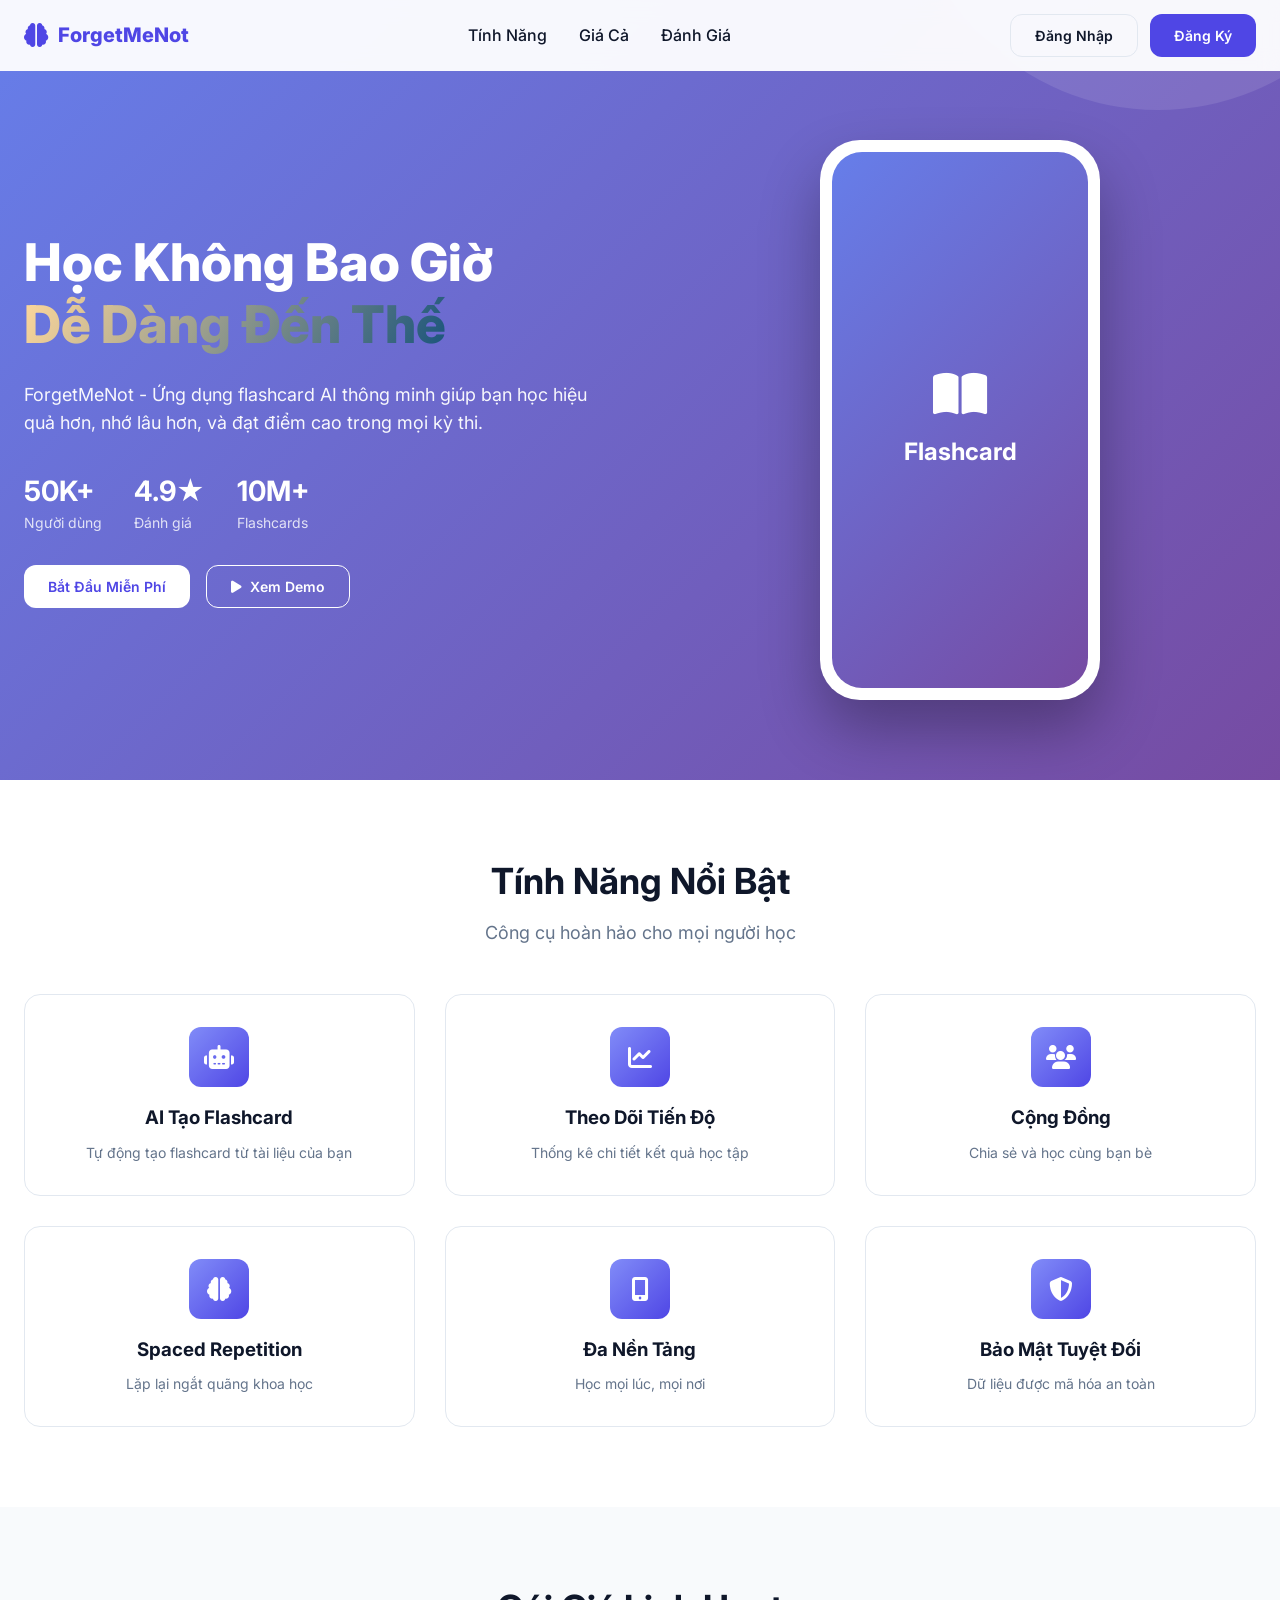
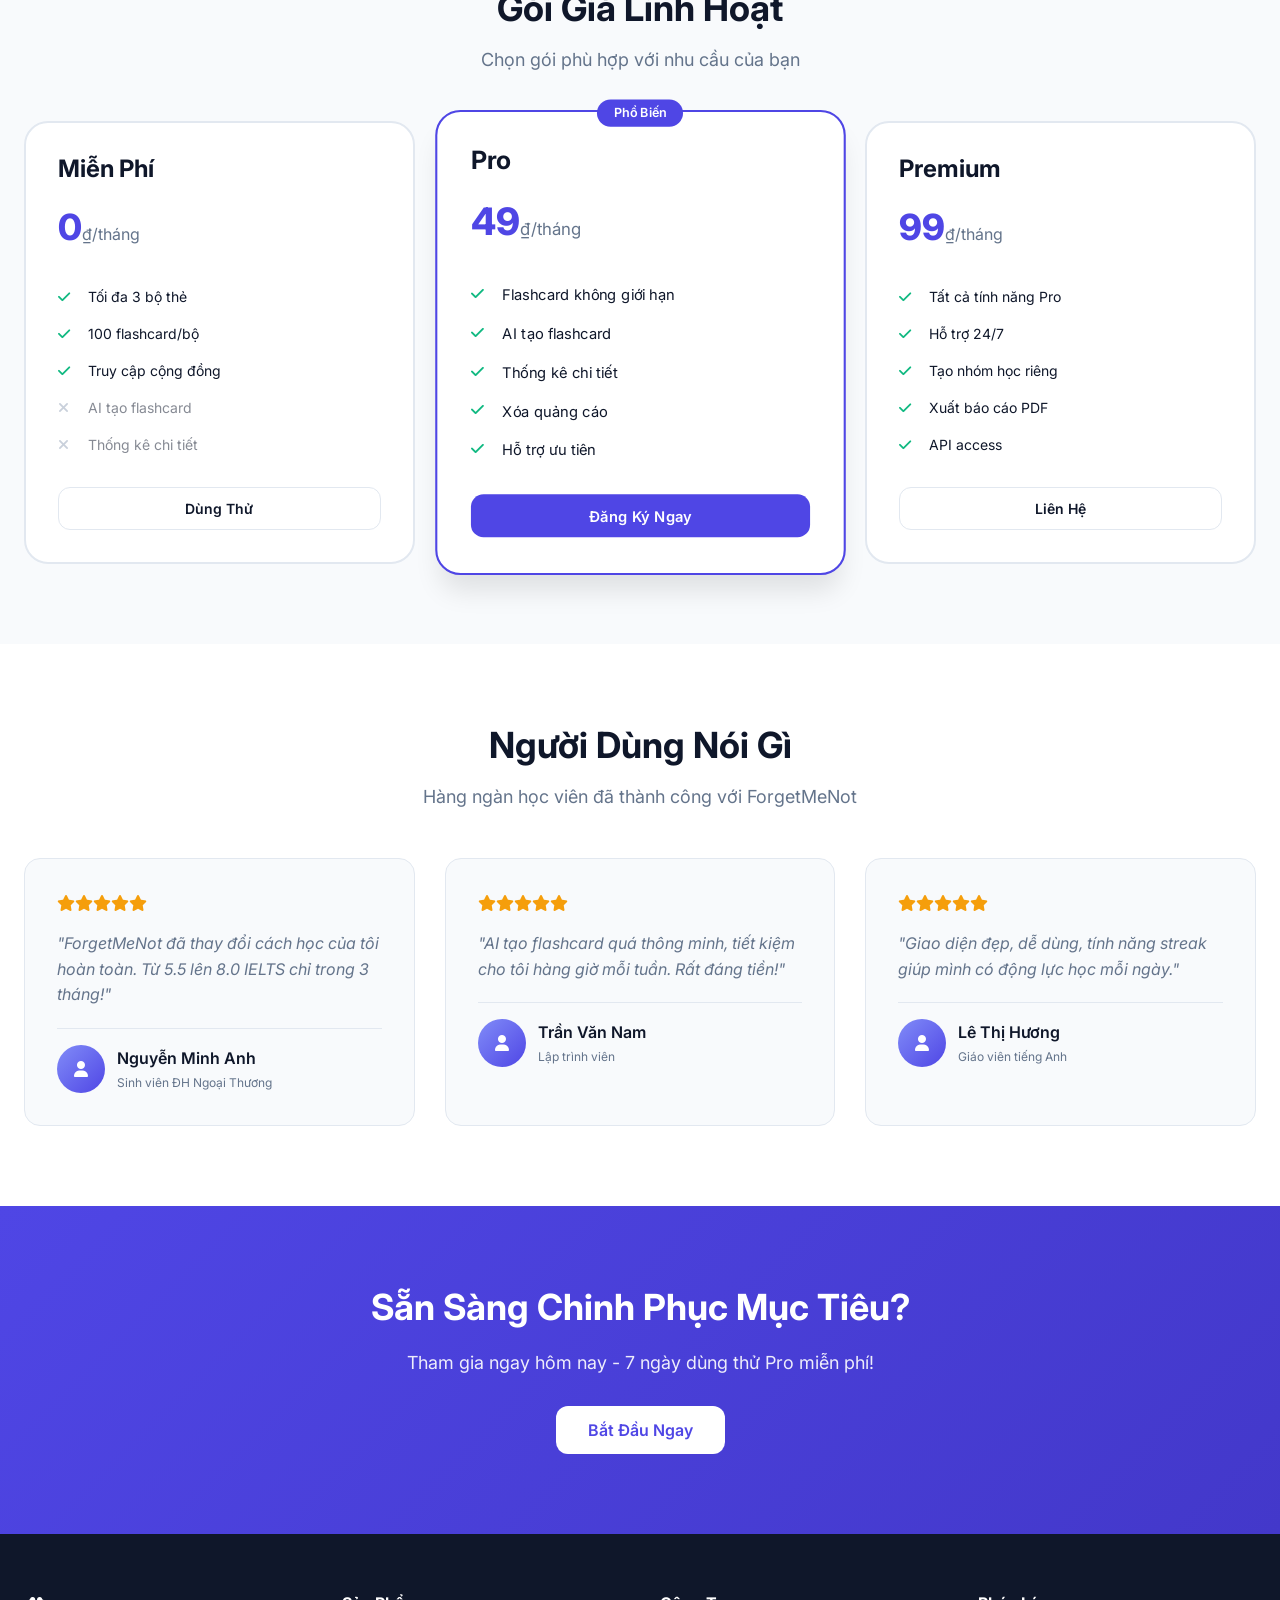
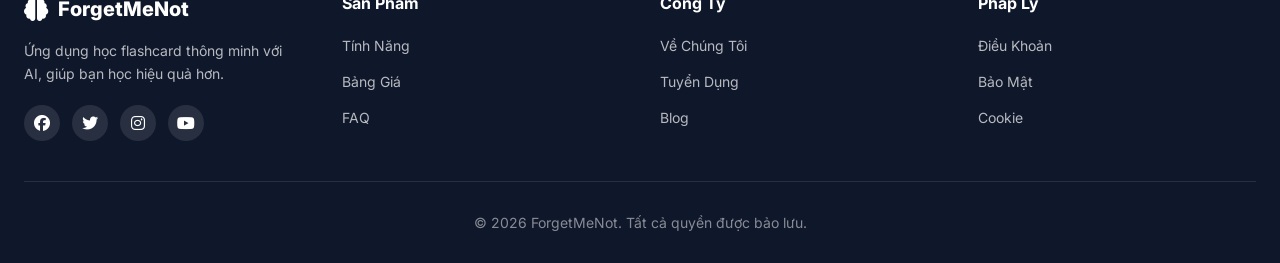
<file: Forget/index.html>
<!DOCTYPE html>
<html lang="vi">
<head>
    <meta charset="UTF-8">
    <meta name="viewport" content="width=device-width, initial-scale=1.0">
    <title>ForgetMeNot - Học Flashcard Thông Minh Với AI</title>
    <link href="https://fonts.googleapis.com/css2?family=Inter:wght@300;400;500;600;700;800&display=swap" rel="stylesheet">
    <link rel="stylesheet" href="https://cdnjs.cloudflare.com/ajax/libs/font-awesome/6.4.0/css/all.min.css">
    <link rel="stylesheet" href="css/style.css">
    <link rel="stylesheet" href="css/landing.css">
</head>
<body>
    <!-- Loading Screen -->
    <div class="loading-screen" id="loadingScreen">
        <div class="loading-spinner"></div>
    </div>

    <!-- Navbar -->
    <nav class="navbar" id="navbar">
        <div class="nav-container">
            <div class="logo">
                <i class="fas fa-brain"></i>
                <span>ForgetMeNot</span>
            </div>
            <div class="nav-menu" id="navMenu">
                <a href="#features">Tính Năng</a>
                <a href="#pricing">Giá Cả</a>
                <a href="#testimonials">Đánh Giá</a>
            </div>
            <div class="nav-buttons" id="navButtons">
                <button class="btn btn-outline" onclick="window.location.href='pages/login.html'">Đăng Nhập</button>
                <button class="btn btn-primary" onclick="window.location.href='pages/register.html'">Đăng Ký</button>
            </div>
            <button class="menu-toggle" id="menuToggle">
                <span></span><span></span><span></span>
            </button>
        </div>
    </nav>

    <!-- Hero Section -->
    <section class="hero">
        <div class="container">
            <div class="hero-content">
                <h1 class="hero-title">
                    Học Không Bao Giờ<br>
                    <span>Dễ Dàng Đến Thế</span>
                </h1>
                <p class="hero-subtitle">
                    ForgetMeNot - Ứng dụng flashcard AI thông minh giúp bạn học hiệu quả hơn, 
                    nhớ lâu hơn, và đạt điểm cao trong mọi kỳ thi.
                </p>
                <div class="hero-stats">
                    <div class="stat-item">
                        <div class="stat-number">50K+</div>
                        <div class="stat-label">Người dùng</div>
                    </div>
                    <div class="stat-item">
                        <div class="stat-number">4.9★</div>
                        <div class="stat-label">Đánh giá</div>
                    </div>
                    <div class="stat-item">
                        <div class="stat-number">10M+</div>
                        <div class="stat-label">Flashcards</div>
                    </div>
                </div>
                <div class="hero-buttons">
                    <button class="btn btn-primary btn-large" onclick="window.location.href='pages/register.html'">
                        Bắt Đầu Miễn Phí
                    </button>
                    <button class="btn btn-outline btn-large">
                        <i class="fas fa-play"></i> Xem Demo
                    </button>
                </div>
            </div>
            <div class="hero-image">
                <div class="mock-phone">
                    <div class="mock-phone-content">
                        <i class="fas fa-book-open"></i>
                        <span>Flashcard</span>
                    </div>
                </div>
            </div>
        </div>
    </section>

    <!-- Features Section -->
    <section id="features" class="features">
        <div class="container">
            <div class="section-header">
                <h2>Tính Năng Nổi Bật</h2>
                <p>Công cụ hoàn hảo cho mọi người học</p>
            </div>
            <div class="features-grid">
                <div class="feature-card">
                    <div class="feature-icon"><i class="fas fa-robot"></i></div>
                    <h3>AI Tạo Flashcard</h3>
                    <p>Tự động tạo flashcard từ tài liệu của bạn</p>
                </div>
                <div class="feature-card">
                    <div class="feature-icon"><i class="fas fa-chart-line"></i></div>
                    <h3>Theo Dõi Tiến Độ</h3>
                    <p>Thống kê chi tiết kết quả học tập</p>
                </div>
                <div class="feature-card">
                    <div class="feature-icon"><i class="fas fa-users"></i></div>
                    <h3>Cộng Đồng</h3>
                    <p>Chia sẻ và học cùng bạn bè</p>
                </div>
                <div class="feature-card">
                    <div class="feature-icon"><i class="fas fa-brain"></i></div>
                    <h3>Spaced Repetition</h3>
                    <p>Lặp lại ngắt quãng khoa học</p>
                </div>
                <div class="feature-card">
                    <div class="feature-icon"><i class="fas fa-mobile-alt"></i></div>
                    <h3>Đa Nền Tảng</h3>
                    <p>Học mọi lúc, mọi nơi</p>
                </div>
                <div class="feature-card">
                    <div class="feature-icon"><i class="fas fa-shield-alt"></i></div>
                    <h3>Bảo Mật Tuyệt Đối</h3>
                    <p>Dữ liệu được mã hóa an toàn</p>
                </div>
            </div>
        </div>
    </section>

    <!-- Pricing Section -->
    <section id="pricing" class="pricing">
        <div class="container">
            <div class="section-header">
                <h2>Gói Giá Linh Hoạt</h2>
                <p>Chọn gói phù hợp với nhu cầu của bạn</p>
            </div>
            <div class="pricing-grid">
                <div class="pricing-card">
                    <h3>Miễn Phí</h3>
                    <div class="price">0<span>₫/tháng</span></div>
                    <ul class="pricing-features">
                        <li><i class="fas fa-check"></i> Tối đa 3 bộ thẻ</li>
                        <li><i class="fas fa-check"></i> 100 flashcard/bộ</li>
                        <li><i class="fas fa-check"></i> Truy cập cộng đồng</li>
                        <li class="disabled"><i class="fas fa-times"></i> AI tạo flashcard</li>
                        <li class="disabled"><i class="fas fa-times"></i> Thống kê chi tiết</li>
                    </ul>
                    <button class="btn btn-outline">Dùng Thử</button>
                </div>
                <div class="pricing-card featured">
                    <div class="pricing-badge">Phổ Biến</div>
                    <h3>Pro</h3>
                    <div class="price">49<span>₫/tháng</span></div>
                    <ul class="pricing-features">
                        <li><i class="fas fa-check"></i> Flashcard không giới hạn</li>
                        <li><i class="fas fa-check"></i> AI tạo flashcard</li>
                        <li><i class="fas fa-check"></i> Thống kê chi tiết</li>
                        <li><i class="fas fa-check"></i> Xóa quảng cáo</li>
                        <li><i class="fas fa-check"></i> Hỗ trợ ưu tiên</li>
                    </ul>
                    <button class="btn btn-primary">Đăng Ký Ngay</button>
                </div>
                <div class="pricing-card">
                    <h3>Premium</h3>
                    <div class="price">99<span>₫/tháng</span></div>
                    <ul class="pricing-features">
                        <li><i class="fas fa-check"></i> Tất cả tính năng Pro</li>
                        <li><i class="fas fa-check"></i> Hỗ trợ 24/7</li>
                        <li><i class="fas fa-check"></i> Tạo nhóm học riêng</li>
                        <li><i class="fas fa-check"></i> Xuất báo cáo PDF</li>
                        <li><i class="fas fa-check"></i> API access</li>
                    </ul>
                    <button class="btn btn-outline">Liên Hệ</button>
                </div>
            </div>
        </div>
    </section>

    <!-- Testimonials Section -->
    <section id="testimonials" class="testimonials">
        <div class="container">
            <div class="section-header">
                <h2>Người Dùng Nói Gì</h2>
                <p>Hàng ngàn học viên đã thành công với ForgetMeNot</p>
            </div>
            <div class="testimonials-grid">
                <div class="testimonial-card">
                    <div class="rating">
                        <i class="fas fa-star"></i><i class="fas fa-star"></i><i class="fas fa-star"></i><i class="fas fa-star"></i><i class="fas fa-star"></i>
                    </div>
                    <p class="testimonial-text">"ForgetMeNot đã thay đổi cách học của tôi hoàn toàn. Từ 5.5 lên 8.0 IELTS chỉ trong 3 tháng!"</p>
                    <div class="testimonial-author">
                        <div class="author-avatar"><i class="fas fa-user"></i></div>
                        <div>
                            <div class="author-name">Nguyễn Minh Anh</div>
                            <div class="author-title">Sinh viên ĐH Ngoại Thương</div>
                        </div>
                    </div>
                </div>
                <div class="testimonial-card">
                    <div class="rating">
                        <i class="fas fa-star"></i><i class="fas fa-star"></i><i class="fas fa-star"></i><i class="fas fa-star"></i><i class="fas fa-star"></i>
                    </div>
                    <p class="testimonial-text">"AI tạo flashcard quá thông minh, tiết kiệm cho tôi hàng giờ mỗi tuần. Rất đáng tiền!"</p>
                    <div class="testimonial-author">
                        <div class="author-avatar"><i class="fas fa-user"></i></div>
                        <div>
                            <div class="author-name">Trần Văn Nam</div>
                            <div class="author-title">Lập trình viên</div>
                        </div>
                    </div>
                </div>
                <div class="testimonial-card">
                    <div class="rating">
                        <i class="fas fa-star"></i><i class="fas fa-star"></i><i class="fas fa-star"></i><i class="fas fa-star"></i><i class="fas fa-star"></i>
                    </div>
                    <p class="testimonial-text">"Giao diện đẹp, dễ dùng, tính năng streak giúp mình có động lực học mỗi ngày."</p>
                    <div class="testimonial-author">
                        <div class="author-avatar"><i class="fas fa-user"></i></div>
                        <div>
                            <div class="author-name">Lê Thị Hương</div>
                            <div class="author-title">Giáo viên tiếng Anh</div>
                        </div>
                    </div>
                </div>
            </div>
        </div>
    </section>

    <!-- CTA Section -->
    <section class="cta">
        <div class="container">
            <h2>Sẵn Sàng Chinh Phục Mục Tiêu?</h2>
            <p>Tham gia ngay hôm nay - 7 ngày dùng thử Pro miễn phí!</p>
            <button class="btn btn-primary btn-large" onclick="window.location.href='pages/register.html'">
                Bắt Đầu Ngay
            </button>
        </div>
    </section>

    <!-- Footer -->
    <footer class="footer">
        <div class="container">
            <div class="footer-grid">
                <div class="footer-col">
                    <div class="logo">
                        <i class="fas fa-brain"></i>
                        <span>ForgetMeNot</span>
                    </div>
                    <p>Ứng dụng học flashcard thông minh với AI, giúp bạn học hiệu quả hơn.</p>
                    <div class="social-links">
                        <a href="#"><i class="fab fa-facebook"></i></a>
                        <a href="#"><i class="fab fa-twitter"></i></a>
                        <a href="#"><i class="fab fa-instagram"></i></a>
                        <a href="#"><i class="fab fa-youtube"></i></a>
                    </div>
                </div>
                <div class="footer-col">
                    <h4>Sản Phẩm</h4>
                    <ul>
                        <li><a href="#">Tính Năng</a></li>
                        <li><a href="#">Bảng Giá</a></li>
                        <li><a href="#">FAQ</a></li>
                    </ul>
                </div>
                <div class="footer-col">
                    <h4>Công Ty</h4>
                    <ul>
                        <li><a href="#">Về Chúng Tôi</a></li>
                        <li><a href="#">Tuyển Dụng</a></li>
                        <li><a href="#">Blog</a></li>
                    </ul>
                </div>
                <div class="footer-col">
                    <h4>Pháp Lý</h4>
                    <ul>
                        <li><a href="#">Điều Khoản</a></li>
                        <li><a href="#">Bảo Mật</a></li>
                        <li><a href="#">Cookie</a></li>
                    </ul>
                </div>
            </div>
            <div class="footer-bottom">
                <p>&copy; 2026 ForgetMeNot. Tất cả quyền được bảo lưu.</p>
            </div>
        </div>
    </footer>

    <script src="js/main.js"></script>
</body>
</html>
</file>
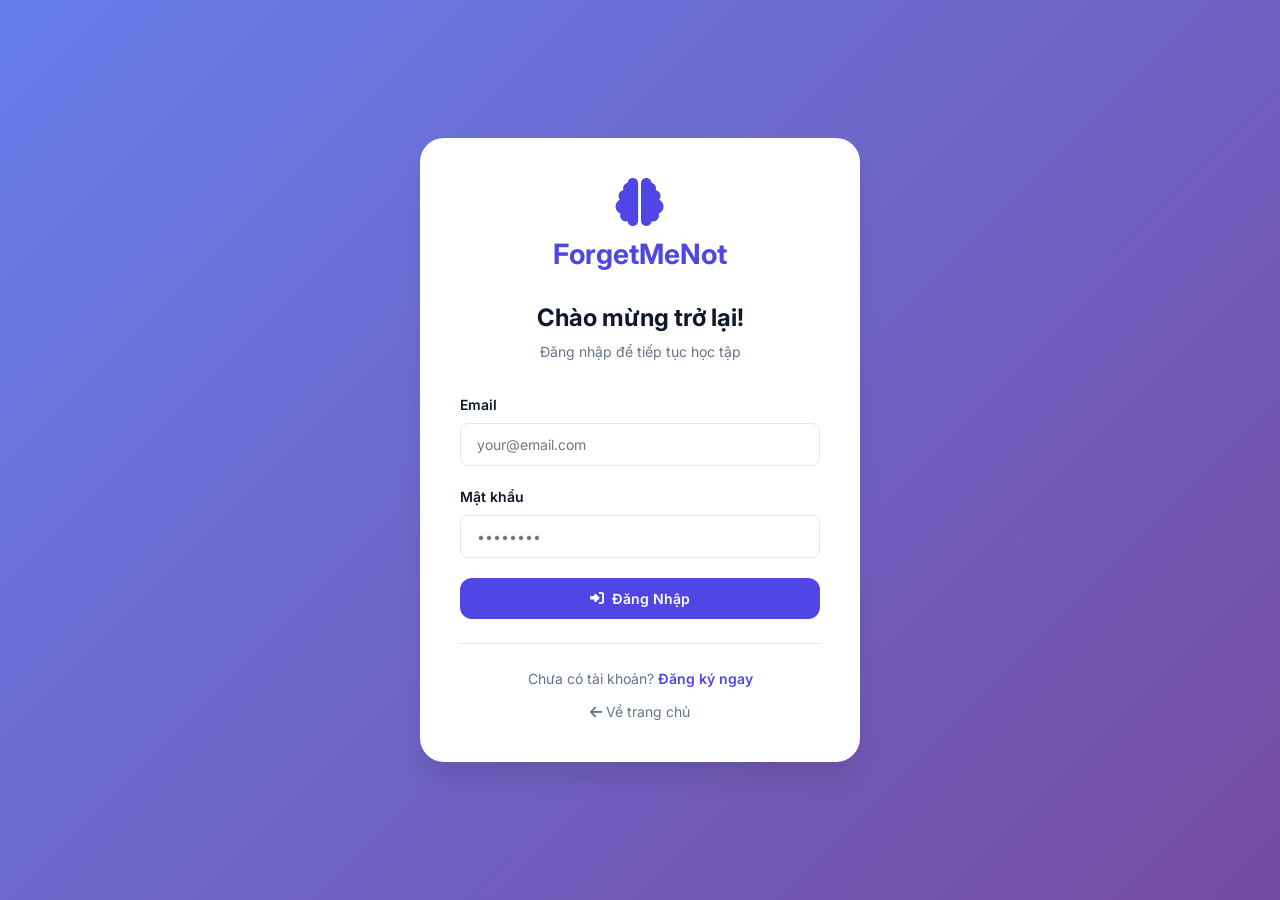
<file: Forget/pages/caidat.html>
<!DOCTYPE html>
<html lang="vi">
<head>
    <meta charset="UTF-8">
    <meta name="viewport" content="width=device-width, initial-scale=1.0">
    <title>Cài Đặt - ForgetMeNot</title>
    <link href="https://fonts.googleapis.com/css2?family=Inter:wght@300;400;500;600;700;800&display=swap" rel="stylesheet">
    <link rel="stylesheet" href="https://cdnjs.cloudflare.com/ajax/libs/font-awesome/6.4.0/css/all.min.css">
    <link rel="stylesheet" href="../css/style.css">
    <link rel="stylesheet" href="../css/dashboard.css">
    <link rel="stylesheet" href="../css/caidat.css">
</head>
<body>
    <div class="app-container">
        <!-- Sidebar -->
        <aside class="sidebar" id="sidebar">
            <div class="sidebar-header">
    <div class="logo">
        <i class="fas fa-brain"></i>
        <span>ForgetMeNot</span>
    </div>
    <button class="sidebar-toggle" id="sidebarToggle">
        <i class="fas fa-bars"></i>
    </button>
</div>
            
            <nav class="sidebar-nav">
                <a href="dashboard.html" class="nav-item">
                    <i class="fas fa-home"></i>
                    <span>Trang chủ</span>
                </a>
                <a href="khothe.html" class="nav-item">
                    <i class="fas fa-layer-group"></i>
                    <span>Kho thẻ</span>
                </a>
                <a href="ontap.html" class="nav-item">
                    <i class="fas fa-book-open-reader"></i>
                    <span>Ôn tập</span>
                </a>
                <a href="thongke.html" class="nav-item">
                    <i class="fas fa-chart-line"></i>
                    <span>Thống kê</span>
                </a>
                <a href="congdong.html" class="nav-item">
                    <i class="fas fa-users"></i>
                    <span>Cộng đồng</span>
                </a>
                <a href="caidat.html" class="nav-item active">
                    <i class="fas fa-cog"></i>
                    <span>Cài đặt</span>
                </a>
            </nav>
            
            <div class="sidebar-footer">
                <div class="user-info" id="userInfo">
                    <div class="user-avatar">
                        <i class="fas fa-user"></i>
                    </div>
                    <div class="user-details">
                        <div class="user-name" id="userName">Người Dùng</div>
                        <div class="user-email" id="userEmail">user@email.com</div>
                    </div>
                </div>
                <button class="logout-btn" id="logoutBtn">
                    <i class="fas fa-sign-out-alt"></i>
                    <span>Đăng xuất</span>
                </button>
            </div>
        </aside>
        
        <!-- Main Content -->
        <main class="main-content">
            <div class="content-header">
                <h1>Cài Đặt</h1>
                <p>Tùy chỉnh ứng dụng theo cách của bạn</p>
            </div>
            
            <!-- Settings -->
            <div class="settings-container">
                <!-- Appearance -->
                <div class="setting-section">
                    <h3><i class="fas fa-palette"></i> Giao diện</h3>
                    <div class="setting-item">
                        <div class="setting-info">
                            <span class="setting-label">Chế độ tối</span>
                            <span class="setting-desc">Chuyển sang giao diện tối để dễ nhìn hơn</span>
                        </div>
                        <label class="toggle">
                            <input type="checkbox" id="darkModeToggle">
                            <span class="toggle-slider"></span>
                        </label>
                    </div>
                    <div class="setting-item">
                        <div class="setting-info">
                            <span class="setting-label">Ngôn ngữ</span>
                            <span class="setting-desc">Chọn ngôn ngữ hiển thị</span>
                        </div>
                        <select id="languageSelect">
                            <option value="vi">Tiếng Việt</option>
                            <option value="en">English</option>
                            <option value="ja">日本語</option>
                            <option value="ko">한국어</option>
                        </select>
                    </div>
                </div>
                
                <!-- Learning -->
                <div class="setting-section">
                    <h3><i class="fas fa-brain"></i> Học tập</h3>
                    <div class="setting-item">
                        <div class="setting-info">
                            <span class="setting-label">Thông báo ôn tập</span>
                            <span class="setting-desc">Nhắc nhở bạn ôn tập hàng ngày</span>
                        </div>
                        <label class="toggle">
                            <input type="checkbox" id="reminderToggle" checked>
                            <span class="toggle-slider"></span>
                        </label>
                    </div>
                    <div class="setting-item">
                        <div class="setting-info">
                            <span class="setting-label">Số thẻ mỗi phiên</span>
                            <span class="setting-desc">Số lượng thẻ trong mỗi buổi ôn tập</span>
                        </div>
                        <select id="cardsPerSession">
                            <option value="5">5 thẻ</option>
                            <option value="10" selected>10 thẻ</option>
                            <option value="15">15 thẻ</option>
                            <option value="20">20 thẻ</option>
                            <option value="30">30 thẻ</option>
                        </select>
                    </div>
                    <div class="setting-item">
                        <div class="setting-info">
                            <span class="setting-label">Thuật toán Spaced Repetition</span>
                            <span class="setting-desc">Hệ thống lặp lại ngắt quãng thông minh</span>
                        </div>
                        <span class="status-badge active">SM-2</span>
                    </div>
                </div>
                
                <!-- Privacy -->
                <div class="setting-section">
                    <h3><i class="fas fa-shield-alt"></i> Quyền riêng tư</h3>
                    <div class="setting-item">
                        <div class="setting-info">
                            <span class="setting-label">Chia sẻ tiến độ</span>
                            <span class="setting-desc">Hiển thị tiến độ học tập với cộng đồng</span>
                        </div>
                        <label class="toggle">
                            <input type="checkbox" id="shareProgress" checked>
                            <span class="toggle-slider"></span>
                        </label>
                    </div>
                    <div class="setting-item">
                        <div class="setting-info">
                            <span class="setting-label">Bộ thẻ công khai</span>
                            <span class="setting-desc">Cho phép người khác xem bộ thẻ của bạn</span>
                        </div>
                        <label class="toggle">
                            <input type="checkbox" id="publicDecks">
                            <span class="toggle-slider"></span>
                        </label>
                    </div>
                </div>
                
                <!-- Save -->
                <div class="settings-actions">
                    <button class="btn btn-primary" id="saveSettings">
                        <i class="fas fa-save"></i> Lưu cài đặt
                    </button>
                </div>
            </div>
        </main>
    </div>
    
    <!-- Toast -->
    <div class="toast" id="toast">
        <i class="fas fa-check-circle"></i>
        <span id="toastMessage"></span>
    </div>
    
    <script src="../js/auth.js"></script>
    <script src="../js/caidat.js"></script>
</body>
</html>
</file>
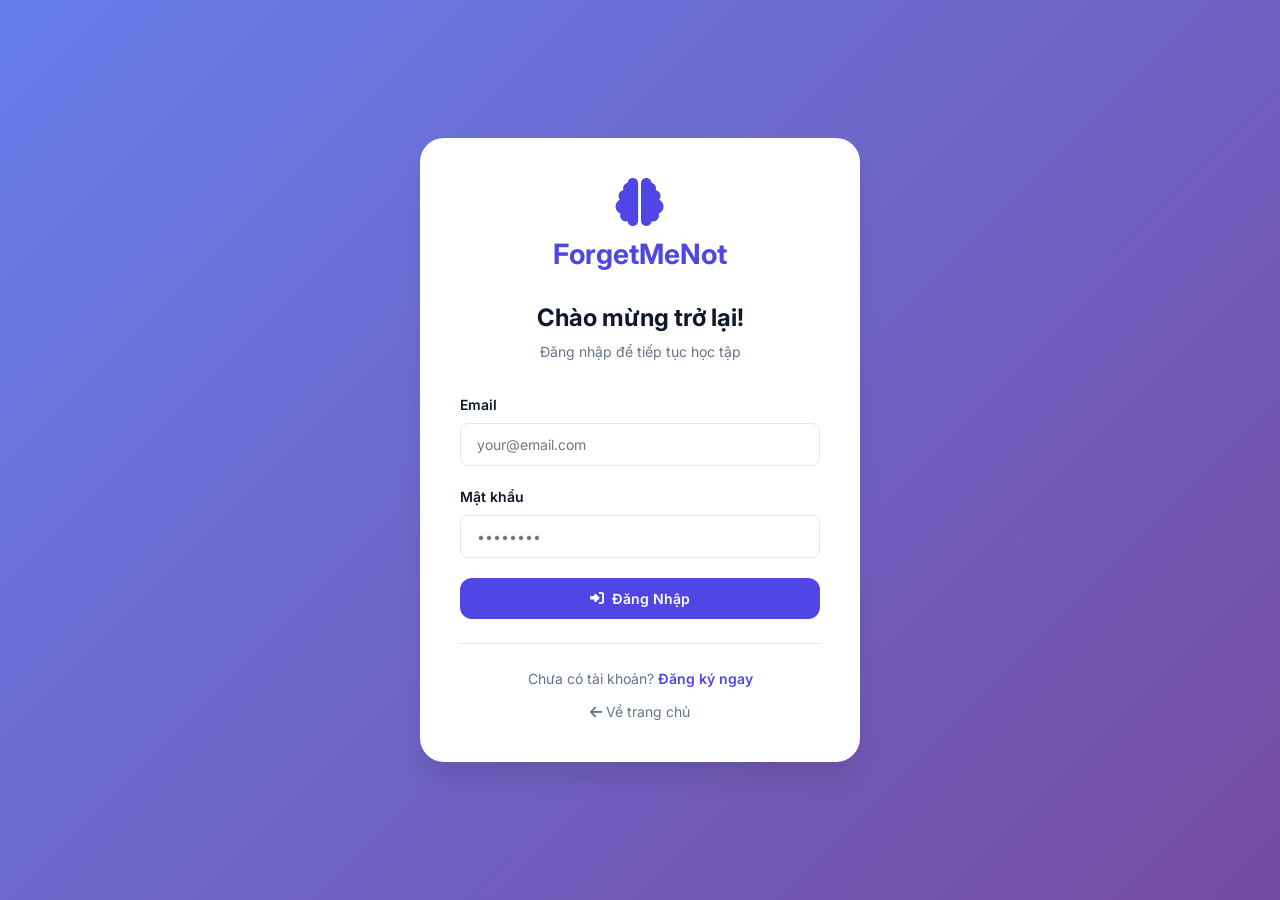
<file: Forget/pages/congdong.html>
<!DOCTYPE html>
<html lang="vi">
<head>
    <meta charset="UTF-8">
    <meta name="viewport" content="width=device-width, initial-scale=1.0">
    <title>Cộng Đồng - ForgetMeNot</title>
    <link href="https://fonts.googleapis.com/css2?family=Inter:wght@300;400;500;600;700;800&display=swap" rel="stylesheet">
    <link rel="stylesheet" href="https://cdnjs.cloudflare.com/ajax/libs/font-awesome/6.4.0/css/all.min.css">
    <link rel="stylesheet" href="../css/style.css">
    <link rel="stylesheet" href="../css/dashboard.css">
    <link rel="stylesheet" href="../css/congdong.css">
</head>
<body>
    <div class="app-container">
        <aside class="sidebar" id="sidebar">
            <div class="sidebar-header">
    <div class="logo">
        <i class="fas fa-brain"></i>
        <span>ForgetMeNot</span>
    </div>
    <button class="sidebar-toggle" id="sidebarToggle">
        <i class="fas fa-bars"></i>
    </button>
</div>
            <nav class="sidebar-nav">
                <a href="dashboard.html" class="nav-item"><i class="fas fa-home"></i><span>Trang chủ</span></a>
                <a href="khothe.html" class="nav-item"><i class="fas fa-layer-group"></i><span>Kho thẻ</span></a>
                <a href="ontap.html" class="nav-item"><i class="fas fa-book-open-reader"></i><span>Ôn tập</span></a>
                <a href="thongke.html" class="nav-item"><i class="fas fa-chart-line"></i><span>Thống kê</span></a>
                <a href="congdong.html" class="nav-item active"><i class="fas fa-users"></i><span>Cộng đồng</span></a>
                <a href="caidat.html" class="nav-item"><i class="fas fa-cog"></i><span>Cài đặt</span></a>
            </nav>
            <div class="sidebar-footer">
                <div class="user-info" id="userInfo">
                    <div class="user-avatar"><i class="fas fa-user"></i></div>
                    <div class="user-details">
                        <div class="user-name" id="userName">Người Dùng</div>
                        <div class="user-email" id="userEmail">user@email.com</div>
                    </div>
                </div>
                <button class="logout-btn" id="logoutBtn"><i class="fas fa-sign-out-alt"></i><span>Đăng xuất</span></button>
            </div>
        </aside>

        <main class="main-content">
            <div class="content-header">
                <h1>Cộng Đồng</h1>
                <p>Kết nối và học cùng nhau</p>
            </div>

            <div class="community-stats">
                <div class="cstat-card"><i class="fas fa-users icon-blue"></i><div class="cstat-info"><span class="cstat-value">2</span><span class="cstat-label">bạn bè của tôi</span></div></div>
                <div class="cstat-card"><i class="fas fa-fire icon-orange"></i><div class="cstat-info"><span class="cstat-value">3</span><span class="cstat-label">Thẻ học hôm nay</span></div></div>
                <div class="cstat-card"><i class="fas fa-trophy icon-gold"></i><div class="cstat-info"><span class="cstat-value">365</span><span class="cstat-label">Streak dài nhất</span></div></div>
                <div class="cstat-card"><i class="fas fa-layer-group icon-purple"></i><div class="cstat-info"><span class="cstat-value">0</span><span class="cstat-label">Bộ thẻ chia sẻ</span></div></div>
            </div>

            <div class="community-tabs">
                <button class="ctab-btn active" data-tab="leaderboard">🏆 Bảng xếp hạng</button>
                <button class="ctab-btn" data-tab="friends">👥 Bạn bè</button>
                <button class="ctab-btn" data-tab="groups">👨‍👩‍👦 Nhóm</button>
            </div>

            <div class="tab-content">
                <!-- Leaderboard -->
                <div id="tab-leaderboard" class="tab-pane active">
                    <div class="community-body">
                        <div class="leaderboard">
                            <div class="leaderboard-header"><h3><i class="fas fa-ranking-star"></i> Bảng xếp hạng</h3><span class="period-tag">Tuần này</span></div>
                            <div class="podium">
                                <div class="podium-item second"><div class="podium-avatar silver">TL</div><div class="podium-name">thuylinhh</div><div class="podium-score">4,210</div><div class="podium-rank">🥈</div></div>
                                <div class="podium-item first"><div class="podium-avatar gold">MH</div><div class="podium-name">minh_hoc99</div><div class="podium-score">5,840</div><div class="podium-rank">👑</div></div>
                                <div class="podium-item third"><div class="podium-avatar bronze">NT</div><div class="podium-name">namtran</div><div class="podium-score">3,890</div><div class="podium-rank">🥉</div></div>
                            </div>
                            <div class="rank-list" id="rankList"></div>
                        </div>
                        <div class="right-sidebar">
                            <div class="my-stats-card">
                                <div class="my-stats-header"><div class="my-avatar">ND</div><div><div class="my-name">Người Dùng</div><span class="my-rank">Hạng 14</span></div></div>
                                <div class="my-stats-grid">
                                    <div class="my-stat"><span class="my-stat-value">1</span><span class="my-stat-label">Streak</span></div>
                                    <div class="my-stat"><span class="my-stat-value">840</span><span class="my-stat-label">Điểm</span></div>
                                    <div class="my-stat"><span class="my-stat-value">5</span><span class="my-stat-label">Thẻ đã học</span></div>
                                    <div class="my-stat"><span class="my-stat-value">2</span><span class="my-stat-label">Bộ thẻ</span></div>
                                </div>
                            </div>
                            <div class="challenge-card">
                                <h4><i class="fas fa-flag-checkered"></i> Thách thức tuần</h4>
                                <div class="challenge-item"><div class="challenge-icon blue"><i class="fas fa-cards"></i></div><div class="challenge-info"><div class="challenge-name">Học 200 thẻ</div><div class="challenge-progress"><div class="progress-bar"><div class="progress-fill" style="width:22%"></div></div><span class="challenge-count">44/200</span></div></div></div>
                                <div class="challenge-item"><div class="challenge-icon orange"><i class="fas fa-fire"></i></div><div class="challenge-info"><div class="challenge-name">Streak 7 ngày</div><div class="challenge-progress"><div class="progress-bar"><div class="progress-fill" style="width:14%"></div></div><span class="challenge-count">1/7</span></div></div></div>
                            </div>
                            <div class="activity-card">
                                <h4><i class="fas fa-bolt"></i> Hoạt động gần đây</h4>
                                <div class="activity-list" id="activityList"></div>
                            </div>
                        </div>
                    </div>
                </div>

                <!-- Friends -->
                <div id="tab-friends" class="tab-pane">
                    <div class="friends-container">
                        <div class="friends-header">
                            <h3>Danh sách bạn bè</h3>
                            <button class="btn btn-primary btn-sm" id="addFriendBtn"><i class="fas fa-user-plus"></i> Thêm bạn</button>
                        </div>
                        <div id="friendsList" class="friends-list"></div>
                    </div>
                </div>

                <!-- Groups -->
                <div id="tab-groups" class="tab-pane">
                    <div class="groups-container">
                        <div class="groups-header">
                            <h3>Nhóm học tập</h3>
                            <button class="btn btn-primary btn-sm" id="createGroupBtn"><i class="fas fa-plus"></i> Tạo nhóm</button>
                        </div>
                        <div id="groupsList" class="groups-list"></div>
                    </div>
                </div>
            </div>
        </main>
    </div>

    <!-- Modal Thêm bạn -->
    <div class="modal-overlay" id="addFriendModal">
        <div class="modal-container">
            <div class="modal-header"><h3>Thêm bạn</h3><button class="modal-close" id="closeAddFriend">&times;</button></div>
            <div class="modal-body">
                <div class="form-group"><label>Email hoặc tên</label><input type="text" id="friendInput" placeholder="Nhập email hoặc tên"></div>
            </div>
            <div class="modal-footer">
                <button class="btn btn-outline" id="cancelAddFriend">Hủy</button>
                <button class="btn btn-primary" id="confirmAddFriend">Thêm</button>
            </div>
        </div>
    </div>

    <!-- Modal Tạo nhóm -->
    <div class="modal-overlay" id="createGroupModal">
        <div class="modal-container">
            <div class="modal-header"><h3>Tạo nhóm mới</h3><button class="modal-close" id="closeCreateGroup">&times;</button></div>
            <div class="modal-body">
                <div class="form-group"><label>Tên nhóm</label><input type="text" id="groupNameInput" placeholder="Nhập tên nhóm"></div>
                <div class="form-group"><label>Mô tả</label><textarea id="groupDescInput" rows="2" placeholder="Mô tả nhóm"></textarea></div>
            </div>
            <div class="modal-footer">
                <button class="btn btn-outline" id="cancelCreateGroup">Hủy</button>
                <button class="btn btn-primary" id="confirmCreateGroup">Tạo</button>
            </div>
        </div>
    </div>

    <div class="toast" id="toast"><i class="fas fa-check-circle"></i><span id="toastMessage"></span></div>

    <script src="../js/auth.js"></script>
    <script src="../js/congdong.js"></script>
</body>
</html>
</file>
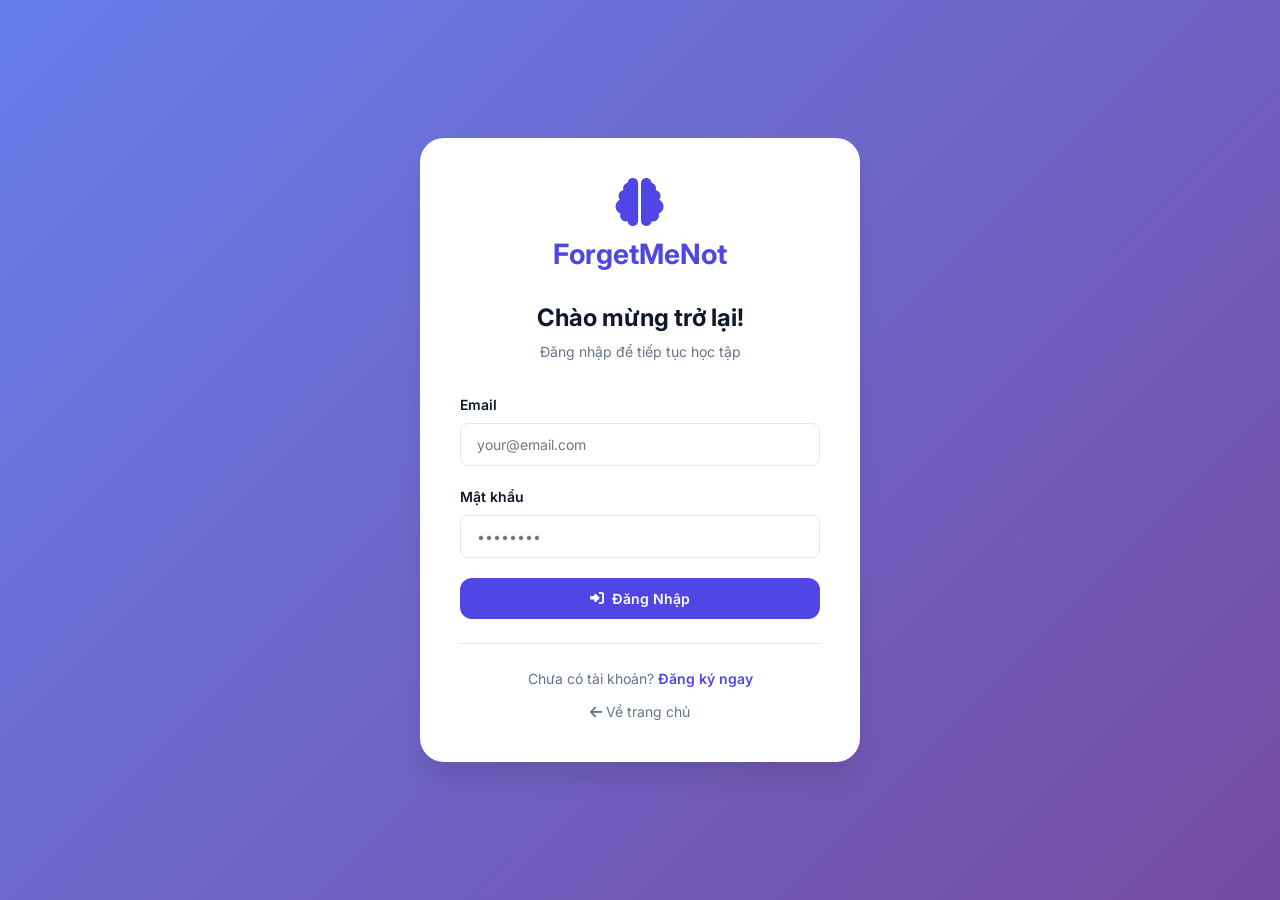
<file: Forget/pages/dashboard.html>
<!DOCTYPE html>
<html lang="vi">
<head>
    <meta charset="UTF-8">
    <meta name="viewport" content="width=device-width, initial-scale=1.0">
    <title>Dashboard - ForgetMeNot</title>
    <link href="https://fonts.googleapis.com/css2?family=Inter:wght@300;400;500;600;700;800&display=swap" rel="stylesheet">
    <link rel="stylesheet" href="https://cdnjs.cloudflare.com/ajax/libs/font-awesome/6.4.0/css/all.min.css">
    <link rel="stylesheet" href="../css/style.css">
    <link rel="stylesheet" href="../css/dashboard.css">
</head>
<body>
    <div class="app-container">
        <aside class="sidebar" id="sidebar">
            <div class="sidebar-header">
    <div class="logo">
        <i class="fas fa-brain"></i>
        <span>ForgetMeNot</span>
    </div>
    <button class="sidebar-toggle" id="sidebarToggle">
        <i class="fas fa-bars"></i>
    </button>
</div>
            <nav class="sidebar-nav">
                <a href="dashboard.html" class="nav-item active"><i class="fas fa-home"></i><span>Trang chủ</span></a>
                <a href="khothe.html" class="nav-item"><i class="fas fa-layer-group"></i><span>Kho thẻ</span></a>
                <a href="ontap.html" class="nav-item"><i class="fas fa-book-open-reader"></i><span>Ôn tập</span></a>
                <a href="thongke.html" class="nav-item"><i class="fas fa-chart-line"></i><span>Thống kê</span></a>
                <a href="congdong.html" class="nav-item"><i class="fas fa-users"></i><span>Cộng đồng</span></a>
                <a href="caidat.html" class="nav-item"><i class="fas fa-cog"></i><span>Cài đặt</span></a>
            </nav>
            <div class="sidebar-footer">
                <div class="user-info" id="userInfo">
                    <div class="user-avatar"><i class="fas fa-user"></i></div>
                    <div class="user-details">
                        <div class="user-name" id="userName">Người Dùng</div>
                        <div class="user-email" id="userEmail">user@email.com</div>
                    </div>
                </div>
                <button class="logout-btn" id="logoutBtn"><i class="fas fa-sign-out-alt"></i><span>Đăng xuất</span></button>
            </div>
        </aside>

        <main class="main-content">
            <div class="content-header">
                <h1>Xin chào, <span id="welcomeName">Người Dùng</span>!</h1>
                <p>Chào mừng bạn đến với ForgetMeNot - Học thông minh hơn mỗi ngày</p>
            </div>

            <div class="stats-grid">
                <div class="stat-card"><div class="stat-icon orange"><i class="fas fa-fire"></i></div><div class="stat-info"><span class="stat-label">Streak hiện tại</span><strong class="stat-value" id="streakCount">0</strong><span class="stat-unit">ngày</span></div></div>
                <div class="stat-card"><div class="stat-icon purple"><i class="fas fa-layer-group"></i></div><div class="stat-info"><span class="stat-label">Tổng bộ thẻ</span><strong class="stat-value" id="totalDecks">0</strong><span class="stat-unit">bộ</span></div></div>
                <div class="stat-card"><div class="stat-icon green"><i class="fas fa-check-circle"></i></div><div class="stat-info"><span class="stat-label">Thẻ đã học</span><strong class="stat-value" id="totalCardsLearned">0</strong><span class="stat-unit">thẻ</span></div></div>
                <div class="stat-card"><div class="stat-icon blue"><i class="fas fa-clock"></i></div><div class="stat-info"><span class="stat-label">Thời gian học</span><strong class="stat-value" id="totalTime">0</strong><span class="stat-unit">phút</span></div></div>
            </div>

            <div class="dashboard-body">
                <div class="left-column">
                    <div class="actions-grid">
                        <div class="action-card"><div class="action-icon purple"><i class="fas fa-brain"></i></div><div class="action-content"><h3>Ôn tập ngay</h3><p>Hôm nay có <span id="dueCards">0</span> thẻ cần ôn</p><button class="btn btn-primary" id="reviewNowBtn">Bắt đầu học <i class="fas fa-arrow-right"></i></button></div></div>
                        <div class="action-card"><div class="action-icon green"><i class="fas fa-robot"></i></div><div class="action-content"><h3>Tạo Flashcard</h3><p>Tải tài liệu lên, AI sẽ tạo flashcard</p><button class="btn btn-outline" id="aiCreateBtn">Tạo ngay <i class="fas fa-arrow-right"></i></button></div></div>
                    </div>
                    <div class="recent-decks">
                        <div class="section-title"><h3>Bộ thẻ gần đây</h3><a href="khothe.html" class="view-all">Xem tất cả <i class="fas fa-chevron-right"></i></a></div>
                        <div class="decks-list" id="recentDecksList"></div>
                    </div>
                </div>

                <div class="right-column">
                    <div class="streak-banner">
                        <h4>Tích Lũy Streak 🔥</h4>
                        <p>Bấm điểm danh mỗi ngày để duy trì chuỗi học tập.</p>
                        <div class="streak-info"><span>🔥 Streak:</span> <span id="streakCountBanner">0</span> <span>ngày</span></div>
                        <button id="btnStreakCheck" class="btn-streak-check"><i class="fa-solid fa-bullseye"></i> Điểm danh hôm nay</button>
                    </div>

                    <div class="calendar-card">
                        <div class="calendar-header"><i id="prevMonth" class="fa-solid fa-chevron-left"></i><span id="calendarHeaderTitle">Tháng 6 2026</span><i id="nextMonth" class="fa-solid fa-chevron-right"></i></div>
                        <div id="calendarGridDates" class="calendar-grid"></div>
                    </div>

                    <div class="study-detail-card">
                        <h4>📋 Thống kê ngày học</h4>
                        <p>📆 Ngày: <span id="detailDate">Chưa chọn</span></p>
                        <p>🔹 Trạng thái: <span id="detailCheckin">Chưa điểm danh</span></p>
                        <p>📚 Bộ thẻ đã học: <span id="detailDecks">0</span></p>
                        <p>🃏 Flashcard đã ôn: <span id="detailCards">0</span></p>
                        <p>⏱️ Thời gian học: <span id="detailTime">0 phút</span></p>
                    </div>
                </div>
            </div>
        </main>
    </div>

    <div class="toast" id="toast"><i class="fas fa-check-circle"></i><span id="toastMessage"></span></div>

    <script src="../js/auth.js"></script>
    <script src="../js/calendar.js"></script>
    <script src="../js/main.js"></script>
</body>
</html>
</file>
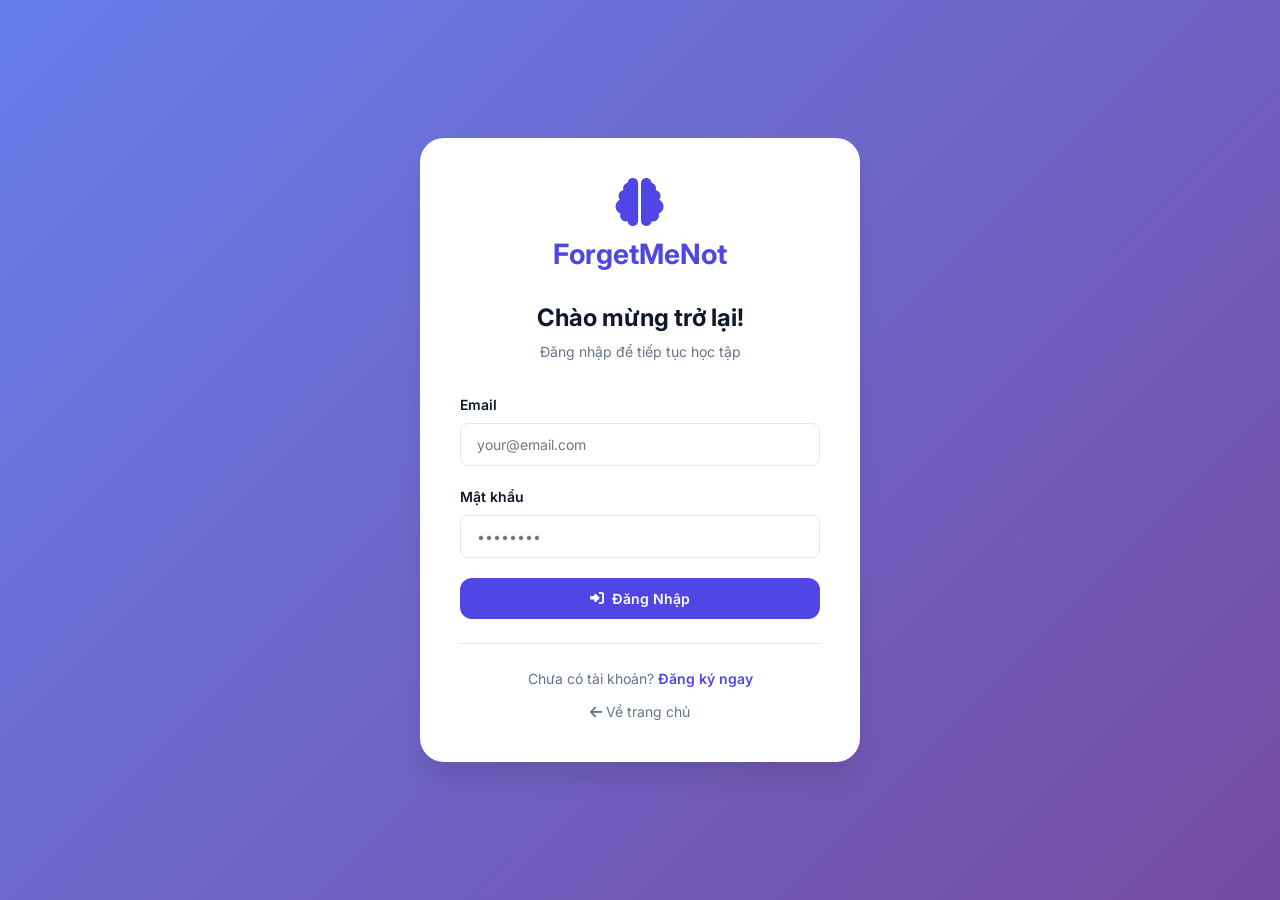
<file: Forget/pages/login.html>
<!DOCTYPE html>
<html lang="vi">
<head>
    <meta charset="UTF-8">
    <meta name="viewport" content="width=device-width, initial-scale=1.0">
    <title>Đăng Nhập - ForgetMeNot</title>
    <link href="https://fonts.googleapis.com/css2?family=Inter:wght@300;400;500;600;700;800&display=swap" rel="stylesheet">
    <link rel="stylesheet" href="https://cdnjs.cloudflare.com/ajax/libs/font-awesome/6.4.0/css/all.min.css">
    <link rel="stylesheet" href="../css/style.css">
    <link rel="stylesheet" href="../css/login.css">
</head>
<body class="auth-page">
    <div class="auth-container">
        <div class="auth-card">
            <div class="auth-logo">
                <i class="fas fa-brain"></i>
                <h2>ForgetMeNot</h2>
            </div>
            <div class="auth-title">
                <h1>Chào mừng trở lại!</h1>
                <p>Đăng nhập để tiếp tục học tập</p>
            </div>
            
            <form class="auth-form" id="loginForm">
                <div class="form-group">
                    <label for="email">Email</label>
                    <input type="email" id="email" placeholder="your@email.com" required>
                    <span class="error-message" id="emailError"></span>
                </div>
                <div class="form-group">
                    <label for="password">Mật khẩu</label>
                    <input type="password" id="password" placeholder="••••••••" required>
                    <span class="error-message" id="passwordError"></span>
                </div>
                <button type="submit" class="btn btn-primary" style="width: 100%;">
                    <i class="fas fa-sign-in-alt"></i> Đăng Nhập
                </button>
            </form>
            
            <div class="auth-footer">
                <p>Chưa có tài khoản? <a href="register.html">Đăng ký ngay</a></p>
                <p style="margin-top: 12px;"><a href="../index.html" style="color: var(--text-gray); font-weight: 400;"><i class="fas fa-arrow-left"></i> Về trang chủ</a></p>
            </div>
        </div>
    </div>
    
    <script src="../js/auth.js"></script>
</body>
</html>
</file>
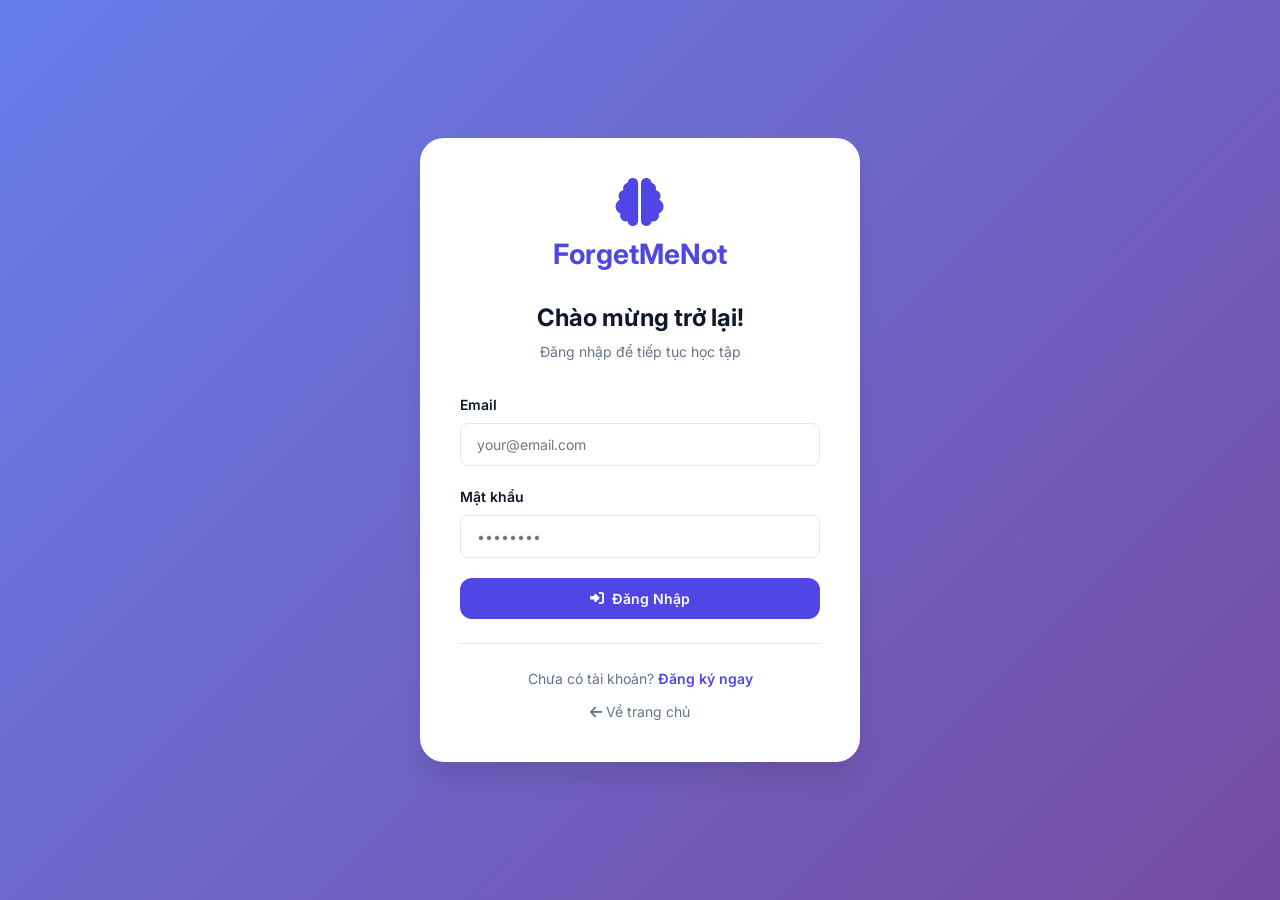
<file: Forget/pages/ontap.html>
<!DOCTYPE html>
<html lang="vi">
<head>
    <meta charset="UTF-8">
    <meta name="viewport" content="width=device-width, initial-scale=1.0">
    <title>Ôn Tập - ForgetMeNot</title>
    <link href="https://fonts.googleapis.com/css2?family=Inter:wght@300;400;500;600;700;800&display=swap" rel="stylesheet">
    <link rel="stylesheet" href="https://cdnjs.cloudflare.com/ajax/libs/font-awesome/6.4.0/css/all.min.css">
    <link rel="stylesheet" href="../css/style.css">
    <link rel="stylesheet" href="../css/dashboard.css">
<link rel="stylesheet" href="../css/khothe.css">
<link rel="stylesheet" href="../css/ontap.css">
</head>
<body>
    <div class="app-container">
        <!-- Sidebar -->
        <aside class="sidebar" id="sidebar">
            <div class="sidebar-header">
                <div class="logo">
                    <i class="fas fa-brain"></i>
                    <span>ForgetMeNot</span>
                </div>
                <button class="sidebar-toggle" id="sidebarToggle">
                    <i class="fas fa-bars"></i>
                </button>
            </div>
            
            <nav class="sidebar-nav">
                <a href="dashboard.html" class="nav-item">
                    <i class="fas fa-home"></i>
                    <span>Trang chủ</span>
                </a>
                <a href="khothe.html" class="nav-item">
                    <i class="fas fa-layer-group"></i>
                    <span>Kho thẻ</span>
                </a>
                <a href="ontap.html" class="nav-item active">
                    <i class="fas fa-book-open-reader"></i>
                    <span>Ôn tập</span>
                </a>
                <a href="thongke.html" class="nav-item">
                    <i class="fas fa-chart-line"></i>
                    <span>Thống kê</span>
                </a>
                <a href="congdong.html" class="nav-item">
                    <i class="fas fa-users"></i>
                    <span>Cộng đồng</span>
                </a>
                <a href="caidat.html" class="nav-item">
                    <i class="fas fa-cog"></i>
                    <span>Cài đặt</span>
                </a>
            </nav>
            
            <div class="sidebar-footer">
                <div class="user-info" id="userInfo">
                    <div class="user-avatar">
                        <i class="fas fa-user"></i>
                    </div>
                    <div class="user-details">
                        <div class="user-name" id="userName">Người Dùng</div>
                        <div class="user-email" id="userEmail">user@email.com</div>
                    </div>
                </div>
                <button class="logout-btn" id="logoutBtn">
                    <i class="fas fa-sign-out-alt"></i>
                    <span>Đăng xuất</span>
                </button>
            </div>
        </aside>
        
        <!-- Main Content -->
        <main class="main-content">
            <div class="content-header">
                <div>
                    <h1>Ôn Tập</h1>
                    <p>Chọn bộ thẻ để bắt đầu ôn luyện</p>
                </div>
                <div class="header-stats">
                    <span class="stat-badge">
                        <i class="fas fa-layer-group"></i>
                        <span id="totalDecksCount">0</span> bộ thẻ
                    </span>
                </div>
            </div>

            <!-- Danh sách bộ thẻ -->
            <!-- Thay phần hiển thị danh sách bộ thẻ bằng grid -->
<div class="decks-grid" id="decksGrid">
    <!-- Các card sẽ được render ở đây -->
</div>

            <!-- Empty State -->
            <div class="empty-state" id="emptyState" style="display: none;">
                <i class="fas fa-layer-group"></i>
                <h3>Chưa có bộ thẻ nào</h3>
                <p>Hãy tạo bộ thẻ đầu tiên tại <a href="khothe.html" style="color:var(--primary);font-weight:600;">Kho thẻ</a></p>
                <button class="btn btn-primary" onclick="window.location.href='khothe.html'">
                    <i class="fas fa-plus"></i> Tạo bộ thẻ
                </button>
            </div>

            <!-- Study Session (ẩn khi chưa chọn) -->
            <div class="study-container" id="studyContainer" style="display:none;">
                <!-- Progress -->
                <div class="study-progress">
                    <div class="progress-info">
                        <span class="progress-label">Tiến độ</span>
                        <span class="progress-text" id="progressText">0/0</span>
                    </div>
                    <div class="progress-bar">
                        <div class="progress-fill" id="progressFill" style="width: 0%"></div>
                    </div>
                </div>

                <!-- Flashcard -->
                <div class="flashcard-wrapper" id="flashcardWrapper">
                    <div class="flashcard" id="flashcard">
                        <div class="flashcard-inner" id="flashcardInner">
                            <div class="flashcard-front" id="cardFront">
                                <div class="card-content">
                                    <span class="card-label">Câu hỏi</span>
                                    <div class="card-text" id="questionText">Click để xem câu hỏi</div>
                                    <span class="card-hint">Nhấn vào thẻ để lật</span>
                                </div>
                            </div>
                            <div class="flashcard-back" id="cardBack">
                                <div class="card-content">
                                    <span class="card-label">Đáp án</span>
                                    <div class="card-text" id="answerText">Click để xem đáp án</div>
                                    <span class="card-hint">Nhấn vào thẻ để lật lại</span>
                                </div>
                            </div>
                        </div>
                    </div>
                </div>

                <!-- Controls -->
                <div class="study-controls">
                    <button class="btn btn-outline" id="prevBtn">
                        <i class="fas fa-chevron-left"></i> Thẻ trước
                    </button>
                    <div class="control-center">
                        <span class="card-counter" id="cardCounter">1 / 10</span>
                        <span class="divider">|</span>
                        <button class="btn btn-outline btn-sm" id="backToDeckBtn">
                            <i class="fas fa-arrow-left"></i> Quay lại
                        </button>
                    </div>
                    <button class="btn btn-primary" id="nextBtn">
                        Thẻ tiếp <i class="fas fa-chevron-right"></i>
                    </button>
                </div>

                <!-- Rating Buttons -->
                <div class="rating-section" id="ratingSection">
                    <p class="rating-label">Bạn nhớ thẻ này như thế nào?</p>
                    <div class="rating-buttons">
                        <button class="rating-btn hard" data-level="1">
                            <i class="fas fa-frown"></i>
                            <span>Quên</span>
                        </button>
                        <button class="rating-btn medium" data-level="2">
                            <i class="fas fa-meh"></i>
                            <span>Khó</span>
                        </button>
                        <button class="rating-btn easy" data-level="3">
                            <i class="fas fa-smile"></i>
                            <span>Tốt</span>
                        </button>
                        <button class="rating-btn very-easy" data-level="4">
                            <i class="fas fa-laugh"></i>
                            <span>Dễ</span>
                        </button>
                    </div>
                </div>
            </div>
        </main>
    </div>

    <!-- Toast -->
    <div class="toast" id="toast">
        <i class="fas fa-check-circle"></i>
        <span id="toastMessage"></span>
    </div>

    <script src="../js/auth.js"></script>
    <script src="../js/ontap.js"></script>
</body>
</html>
</file>
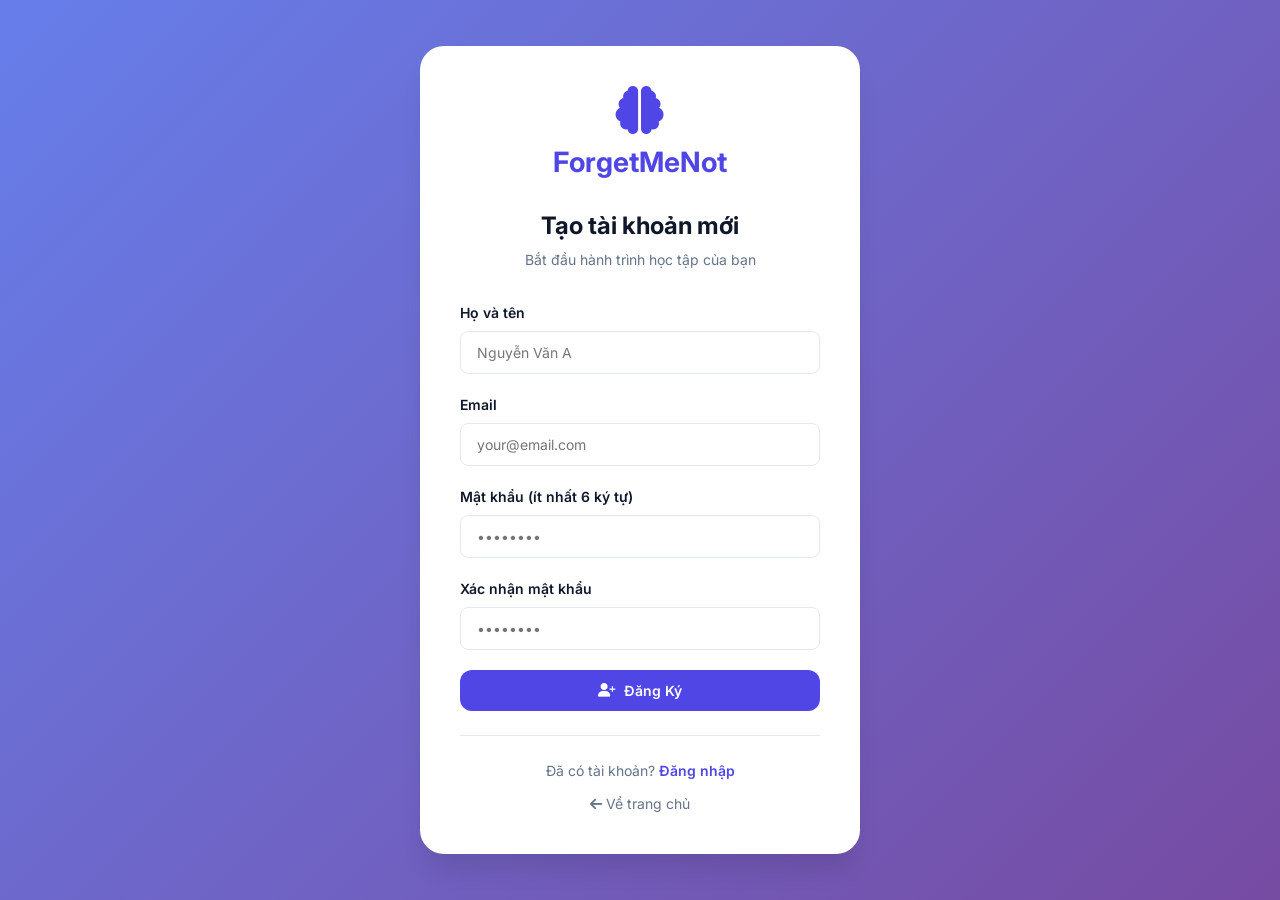
<file: Forget/pages/register.html>
<!DOCTYPE html>
<html lang="vi">
<head>
    <meta charset="UTF-8">
    <meta name="viewport" content="width=device-width, initial-scale=1.0">
    <title>Đăng Ký - ForgetMeNot</title>
    <link href="https://fonts.googleapis.com/css2?family=Inter:wght@300;400;500;600;700;800&display=swap" rel="stylesheet">
    <link rel="stylesheet" href="https://cdnjs.cloudflare.com/ajax/libs/font-awesome/6.4.0/css/all.min.css">
    <link rel="stylesheet" href="../css/style.css">
    <link rel="stylesheet" href="../css/login.css">
</head>
<body class="auth-page">
    <div class="auth-container">
        <div class="auth-card">
            <div class="auth-logo">
                <i class="fas fa-brain"></i>
                <h2>ForgetMeNot</h2>
            </div>
            <div class="auth-title">
                <h1>Tạo tài khoản mới</h1>
                <p>Bắt đầu hành trình học tập của bạn</p>
            </div>
            
            <form class="auth-form" id="registerForm">
                <div class="form-group">
                    <label for="fullname">Họ và tên</label>
                    <input type="text" id="fullname" placeholder="Nguyễn Văn A" required>
                    <span class="error-message" id="fullnameError"></span>
                </div>
                <div class="form-group">
                    <label for="email">Email</label>
                    <input type="email" id="email" placeholder="your@email.com" required>
                    <span class="error-message" id="emailError"></span>
                </div>
                <div class="form-group">
                    <label for="password">Mật khẩu (ít nhất 6 ký tự)</label>
                    <input type="password" id="password" placeholder="••••••••" required>
                    <span class="error-message" id="passwordError"></span>
                </div>
                <div class="form-group">
                    <label for="confirmPassword">Xác nhận mật khẩu</label>
                    <input type="password" id="confirmPassword" placeholder="••••••••" required>
                    <span class="error-message" id="confirmError"></span>
                </div>
                <button type="submit" class="btn btn-primary" style="width: 100%;">
                    <i class="fas fa-user-plus"></i> Đăng Ký
                </button>
            </form>
            
            <div class="auth-footer">
                <p>Đã có tài khoản? <a href="login.html">Đăng nhập</a></p>
                <p style="margin-top: 12px;"><a href="../index.html" style="color: var(--text-gray); font-weight: 400;"><i class="fas fa-arrow-left"></i> Về trang chủ</a></p>
            </div>
        </div>
    </div>
    
    <script src="../js/auth.js"></script>
</body>
</html>
</file>
<file: Forget/css/style.css>
/* Reset & Base */
* {
    margin: 0;
    padding: 0;
    box-sizing: border-box;
}

:root {
    --primary: #4f46e5;
    --primary-dark: #4338ca;
    --primary-light: #818cf8;
    --secondary: #f59e0b;
    --success: #10b981;
    --danger: #ef4444;
    --warning: #f97316;
    --bg-dark: #0f172a;
    --bg-main: #f8fafc;
    --bg-light: #f1f5f9;
    --text-dark: #0f172a;
    --text-gray: #64748b;
    --text-light: #94a3b8;
    --border: #e2e8f0;
    --white: #ffffff;
    --shadow-sm: 0 1px 2px rgba(0,0,0,0.05);
    --shadow-md: 0 4px 6px -1px rgba(0,0,0,0.1);
    --shadow-lg: 0 10px 15px -3px rgba(0,0,0,0.1);
    --shadow-xl: 0 20px 25px -5px rgba(0,0,0,0.1);
    --radius-sm: 8px;
    --radius-md: 12px;
    --radius-lg: 16px;
    --radius-xl: 24px;
}

body {
    font-family: 'Inter', -apple-system, BlinkMacSystemFont, 'Segoe UI', sans-serif;
    color: var(--text-dark);
    background-color: var(--bg-main);
    line-height: 1.5;
    overflow-x: hidden;
}

/* Typography */
h1, h2, h3, h4, h5, h6 {
    font-weight: 700;
    line-height: 1.2;
}

a {
    text-decoration: none;
    color: inherit;
}

button {
    cursor: pointer;
    font-family: inherit;
}

/* Container */
.container {
    max-width: 1280px;
    margin: 0 auto;
    padding: 0 24px;
}

/* Buttons */
.btn {
    display: inline-flex;
    align-items: center;
    justify-content: center;
    gap: 8px;
    padding: 12px 24px;
    border-radius: var(--radius-md);
    font-weight: 600;
    font-size: 14px;
    transition: all 0.2s ease;
    border: none;
    cursor: pointer;
}

.btn-sm {
    padding: 8px 16px;
    font-size: 13px;
}

.btn-lg {
    padding: 14px 32px;
    font-size: 16px;
}

.btn-primary {
    background: var(--primary);
    color: var(--white);
}

.btn-primary:hover {
    background: var(--primary-dark);
    transform: translateY(-2px);
    box-shadow: var(--shadow-md);
}

.btn-outline {
    background: transparent;
    border: 1px solid var(--border);
    color: var(--text-dark);
}

.btn-outline:hover {
    border-color: var(--primary);
    color: var(--primary);
}

.btn-danger {
    background: var(--danger);
    color: var(--white);
}

.btn-danger:hover {
    background: #dc2626;
}

/* Loading */
.loading-screen {
    position: fixed;
    top: 0;
    left: 0;
    width: 100%;
    height: 100%;
    background: var(--white);
    display: flex;
    align-items: center;
    justify-content: center;
    z-index: 9999;
    transition: opacity 0.5s ease;
}

.loading-spinner {
    width: 48px;
    height: 48px;
    border: 3px solid var(--border);
    border-top-color: var(--primary);
    border-radius: 50%;
    animation: spin 1s linear infinite;
}

@keyframes spin {
    to { transform: rotate(360deg); }
}

/* Toast Notification */
.toast {
    position: fixed;
    bottom: 30px;
    right: 30px;
    background: var(--bg-dark);
    color: var(--white);
    padding: 12px 24px;
    border-radius: var(--radius-md);
    display: flex;
    align-items: center;
    gap: 12px;
    box-shadow: var(--shadow-lg);
    z-index: 1000;
    transform: translateX(400px);
    transition: transform 0.3s ease;
}

.toast.show {
    transform: translateX(0);
}

.toast i {
    font-size: 20px;
}

.toast.success i { color: var(--success); }
.toast.error i { color: var(--danger); }
.toast.warning i { color: var(--warning); }

/* Modal */
.modal-overlay {
    position: fixed;
    top: 0;
    left: 0;
    width: 100%;
    height: 100%;
    background: rgba(0,0,0,0.5);
    display: flex;
    align-items: center;
    justify-content: center;
    z-index: 2000;
    opacity: 0;
    visibility: hidden;
    transition: all 0.3s ease;
}

.modal-overlay.open {
    opacity: 1;
    visibility: visible;
}

.modal-container {
    background: var(--white);
    border-radius: var(--radius-lg);
    width: 90%;
    max-width: 500px;
    max-height: 90vh;
    overflow-y: auto;
    transform: scale(0.9);
    transition: transform 0.3s ease;
}

.modal-overlay.open .modal-container {
    transform: scale(1);
}

.modal-header {
    display: flex;
    justify-content: space-between;
    align-items: center;
    padding: 20px 24px;
    border-bottom: 1px solid var(--border);
}

.modal-header h3 {
    font-size: 18px;
}

.modal-close {
    background: none;
    border: none;
    font-size: 24px;
    cursor: pointer;
    color: var(--text-gray);
}

.modal-body {
    padding: 24px;
}

.modal-footer {
    padding: 16px 24px;
    border-top: 1px solid var(--border);
    display: flex;
    justify-content: flex-end;
    gap: 12px;
}

/* Form */
.form-group {
    margin-bottom: 20px;
}

.form-group label {
    display: block;
    margin-bottom: 8px;
    font-weight: 600;
    font-size: 14px;
    color: var(--text-dark);
}

.form-group input,
.form-group textarea,
.form-group select {
    width: 100%;
    padding: 12px 16px;
    border: 1px solid var(--border);
    border-radius: var(--radius-sm);
    font-size: 14px;
    font-family: inherit;
    transition: all 0.2s;
}

.form-group input:focus,
.form-group textarea:focus,
.form-group select:focus {
    outline: none;
    border-color: var(--primary);
    box-shadow: 0 0 0 3px rgba(79,70,229,0.1);
}

.form-group input.error,
.form-group textarea.error {
    border-color: var(--danger);
}

.error-message {
    color: var(--danger);
    font-size: 12px;
    margin-top: 4px;
    display: none;
}

.error-message.show {
    display: block;
}

/* Responsive */
@media (max-width: 768px) {
    .container {
        padding: 0 16px;
    }
    
    .btn {
        padding: 10px 20px;
    }
}
</file>
<file: Forget/css/landing.css>
/* Navbar */
.navbar {
    position: fixed;
    top: 0;
    left: 0;
    right: 0;
    background: rgba(255,255,255,0.95);
    backdrop-filter: blur(10px);
    z-index: 1000;
    transition: all 0.3s ease;
    border-bottom: 1px solid transparent;
}

.navbar.scrolled {
    border-bottom-color: var(--border);
    box-shadow: var(--shadow-md);
}

.nav-container {
    max-width: 1280px;
    margin: 0 auto;
    padding: 0 24px;
    display: flex;
    justify-content: space-between;
    align-items: center;
    height: 70px;
}

.logo {
    display: flex;
    align-items: center;
    gap: 10px;
    font-size: 20px;
    font-weight: 800;
    color: var(--primary);
}

.logo i {
    font-size: 24px;
}

.nav-menu {
    display: flex;
    gap: 32px;
    list-style: none;
}

.nav-menu a {
    text-decoration: none;
    color: var(--text-dark);
    font-weight: 500;
    transition: color 0.2s;
}

.nav-menu a:hover {
    color: var(--primary);
}

.nav-buttons {
    display: flex;
    gap: 12px;
}

.menu-toggle {
    display: none;
    background: none;
    border: none;
    cursor: pointer;
}

.menu-toggle span {
    display: block;
    width: 25px;
    height: 3px;
    background: var(--text-dark);
    margin: 5px 0;
    transition: 0.3s;
}

/* Hero Section */
.hero {
    padding: 140px 0 80px;
    background: linear-gradient(135deg, #667eea 0%, #764ba2 100%);
    color: white;
    position: relative;
    overflow: hidden;
}

.hero::before {
    content: '';
    position: absolute;
    top: -50%;
    right: -10%;
    width: 500px;
    height: 500px;
    background: rgba(255,255,255,0.1);
    border-radius: 50%;
}

.hero .container {
    display: grid;
    grid-template-columns: 1fr 1fr;
    gap: 48px;
    align-items: center;
    position: relative;
    z-index: 1;
}

.hero-title {
    font-size: 52px;
    font-weight: 800;
    line-height: 1.2;
    margin-bottom: 24px;
}

.hero-title span {
    background: linear-gradient(120deg, #ffd89b, #19547b);
    -webkit-background-clip: text;
    -webkit-text-fill-color: transparent;
    background-clip: text;
}

.hero-subtitle {
    font-size: 18px;
    opacity: 0.95;
    margin-bottom: 32px;
    line-height: 1.6;
}

.hero-stats {
    display: flex;
    gap: 32px;
    margin-bottom: 32px;
}

.stat-number {
    font-size: 28px;
    font-weight: 700;
}

.stat-label {
    font-size: 14px;
    opacity: 0.8;
}

.hero-buttons {
    display: flex;
    gap: 16px;
}

.hero-buttons .btn-primary {
    background: white;
    color: var(--primary);
}

.hero-buttons .btn-primary:hover {
    background: rgba(255,255,255,0.9);
}

.hero-buttons .btn-outline {
    border-color: white;
    color: white;
}

.hero-buttons .btn-outline:hover {
    background: rgba(255,255,255,0.1);
}

.mock-phone {
    width: 280px;
    height: 560px;
    background: white;
    border-radius: 40px;
    padding: 12px;
    box-shadow: 0 30px 60px rgba(0,0,0,0.3);
    margin: 0 auto;
}

.mock-phone-content {
    background: linear-gradient(135deg, #667eea, #764ba2);
    border-radius: 30px;
    height: 100%;
    display: flex;
    flex-direction: column;
    align-items: center;
    justify-content: center;
    gap: 16px;
    color: white;
    font-size: 24px;
    font-weight: bold;
}

.mock-phone-content i {
    font-size: 48px;
}

/* Features */
.features {
    padding: 80px 0;
    background: var(--white);
}

.section-header {
    text-align: center;
    margin-bottom: 48px;
}

.section-header h2 {
    font-size: 36px;
    margin-bottom: 16px;
}

.section-header p {
    font-size: 18px;
    color: var(--text-gray);
    max-width: 600px;
    margin: 0 auto;
}

.features-grid {
    display: grid;
    grid-template-columns: repeat(auto-fit, minmax(300px, 1fr));
    gap: 30px;
}

.feature-card {
    background: var(--white);
    border: 1px solid var(--border);
    border-radius: var(--radius-lg);
    padding: 32px;
    text-align: center;
    transition: all 0.3s;
}

.feature-card:hover {
    transform: translateY(-5px);
    box-shadow: var(--shadow-lg);
    border-color: var(--primary-light);
}

.feature-icon {
    width: 60px;
    height: 60px;
    background: linear-gradient(135deg, var(--primary-light), var(--primary));
    border-radius: var(--radius-md);
    display: flex;
    align-items: center;
    justify-content: center;
    margin: 0 auto 20px;
    font-size: 24px;
    color: white;
}

.feature-card h3 {
    margin-bottom: 12px;
}

.feature-card p {
    color: var(--text-gray);
    font-size: 14px;
}

/* Pricing */
.pricing {
    padding: 80px 0;
    background: var(--bg-main);
}

.pricing-grid {
    display: grid;
    grid-template-columns: repeat(auto-fit, minmax(300px, 1fr));
    gap: 30px;
}

.pricing-card {
    background: var(--white);
    border: 2px solid var(--border);
    border-radius: var(--radius-xl);
    padding: 32px;
    transition: all 0.3s;
    position: relative;
}

.pricing-card.featured {
    border-color: var(--primary);
    transform: scale(1.05);
    box-shadow: var(--shadow-xl);
}

.pricing-badge {
    position: absolute;
    top: -12px;
    left: 50%;
    transform: translateX(-50%);
    background: var(--primary);
    color: white;
    padding: 4px 16px;
    border-radius: 20px;
    font-size: 12px;
    font-weight: 600;
}

.pricing-card h3 {
    font-size: 24px;
    margin-bottom: 16px;
}

.price {
    font-size: 36px;
    font-weight: 800;
    color: var(--primary);
    margin-bottom: 24px;
}

.price span {
    font-size: 16px;
    font-weight: normal;
    color: var(--text-gray);
}

.pricing-features {
    list-style: none;
    margin: 24px 0;
}

.pricing-features li {
    padding: 8px 0;
    display: flex;
    align-items: center;
    gap: 10px;
    font-size: 14px;
}

.pricing-features i {
    width: 20px;
    color: var(--success);
}

.pricing-features .disabled {
    opacity: 0.5;
}

.pricing-features .disabled i {
    color: var(--text-light);
}

.pricing-card .btn {
    width: 100%;
}

/* Testimonials */
.testimonials {
    padding: 80px 0;
    background: var(--white);
}

.testimonials-grid {
    display: grid;
    grid-template-columns: repeat(auto-fit, minmax(300px, 1fr));
    gap: 30px;
}

.testimonial-card {
    background: var(--bg-main);
    border: 1px solid var(--border);
    border-radius: var(--radius-lg);
    padding: 32px;
    transition: all 0.3s;
}

.testimonial-card:hover {
    transform: translateY(-3px);
    box-shadow: var(--shadow-md);
}

.rating {
    color: var(--secondary);
    margin-bottom: 16px;
}

.testimonial-text {
    font-style: italic;
    margin-bottom: 20px;
    color: var(--text-gray);
    line-height: 1.6;
}

.testimonial-author {
    display: flex;
    align-items: center;
    gap: 12px;
    padding-top: 16px;
    border-top: 1px solid var(--border);
}

.author-avatar {
    width: 48px;
    height: 48px;
    background: linear-gradient(135deg, var(--primary-light), var(--primary));
    border-radius: 50%;
    display: flex;
    align-items: center;
    justify-content: center;
    color: white;
}

.author-name {
    font-weight: 600;
    margin-bottom: 4px;
}

.author-title {
    font-size: 12px;
    color: var(--text-gray);
}

/* CTA Section */
.cta {
    padding: 80px 0;
    background: linear-gradient(135deg, var(--primary), var(--primary-dark));
    color: white;
    text-align: center;
}

.cta h2 {
    font-size: 36px;
    margin-bottom: 20px;
}

.cta p {
    margin-bottom: 30px;
    opacity: 0.9;
    font-size: 18px;
}

.cta .btn-primary {
    background: white;
    color: var(--primary);
    font-size: 16px;
    padding: 14px 32px;
}

.cta .btn-primary:hover {
    background: rgba(255,255,255,0.9);
    transform: translateY(-2px);
}

/* Footer */
.footer {
    background: var(--bg-dark);
    color: white;
    padding: 60px 0 30px;
}

.footer-grid {
    display: grid;
    grid-template-columns: repeat(auto-fit, minmax(200px, 1fr));
    gap: 40px;
    margin-bottom: 40px;
}

.footer-col .logo {
    color: white;
    margin-bottom: 16px;
}

.footer-col p {
    color: rgba(255,255,255,0.7);
    font-size: 14px;
    line-height: 1.6;
    margin-bottom: 20px;
}

.social-links {
    display: flex;
    gap: 12px;
}

.social-links a {
    width: 36px;
    height: 36px;
    background: rgba(255,255,255,0.1);
    border-radius: 50%;
    display: flex;
    align-items: center;
    justify-content: center;
    transition: all 0.2s;
}

.social-links a:hover {
    background: var(--primary);
    transform: translateY(-3px);
}

.footer-col h4 {
    margin-bottom: 20px;
    font-size: 16px;
}

.footer-col ul {
    list-style: none;
}

.footer-col ul li {
    margin-bottom: 12px;
}

.footer-col ul li a {
    color: rgba(255,255,255,0.7);
    font-size: 14px;
    transition: color 0.2s;
}

.footer-col ul li a:hover {
    color: white;
}

.footer-bottom {
    text-align: center;
    padding-top: 30px;
    border-top: 1px solid rgba(255,255,255,0.1);
    color: rgba(255,255,255,0.5);
    font-size: 14px;
}

/* Responsive */
@media (max-width: 1024px) {
    .hero-title {
        font-size: 42px;
    }
    
    .hero .container {
        grid-template-columns: 1fr;
        text-align: center;
    }
    
    .hero-stats {
        justify-content: center;
    }
    
    .hero-buttons {
        justify-content: center;
    }
    
    .hero-image {
        order: -1;
    }
    
    .pricing-card.featured {
        transform: scale(1);
    }
}

@media (max-width: 768px) {
    .nav-menu {
        display: none;
        position: fixed;
        top: 70px;
        left: 0;
        right: 0;
        background: var(--white);
        flex-direction: column;
        padding: 20px;
        box-shadow: var(--shadow-md);
        gap: 0;
    }
    
    .nav-menu.active {
        display: flex;
    }
    
    .nav-menu a {
        padding: 12px 0;
        border-bottom: 1px solid var(--border);
    }
    
    .nav-buttons {
        display: none;
    }
    
    .nav-buttons.active {
        display: flex;
        flex-direction: column;
        position: fixed;
        top: 270px;
        left: 0;
        right: 0;
        background: var(--white);
        padding: 20px;
        box-shadow: var(--shadow-md);
    }
    
    .menu-toggle {
        display: block;
    }
    
    .hero-title {
        font-size: 32px;
    }
    
    .hero-subtitle {
        font-size: 16px;
    }
    
    .hero-stats {
        flex-wrap: wrap;
        justify-content: center;
    }
    
    .section-header h2 {
        font-size: 28px;
    }
    
    .section-header p {
        font-size: 16px;
    }
    
    .features-grid,
    .pricing-grid,
    .testimonials-grid {
        grid-template-columns: 1fr;
    }
    
    .footer-grid {
        grid-template-columns: 1fr;
        text-align: center;
    }
    
    .social-links {
        justify-content: center;
    }
}
</file>
<file: Forget/css/dashboard.css>
.app-container {
    display: flex;
    min-height: 100vh;
}
.sidebar {
    width: 280px;
    background: var(--white);
    border-right: 1px solid var(--border);
    display: flex;
    flex-direction: column;
    position: fixed;
    top: 0;
    left: 0;
    bottom: 0;
    z-index: 100;
    transition: width 0.3s ease;
}
.sidebar.collapsed { width: 80px; }
.sidebar.collapsed .logo span, .sidebar.collapsed .nav-item span, .sidebar.collapsed .user-details, .sidebar.collapsed .logout-btn span { display: none; }
.sidebar.collapsed .nav-item { justify-content: center; padding: 12px; }
.sidebar.collapsed .user-info { justify-content: center; }

.sidebar-header {
    padding: 24px;
    display: flex;
    justify-content: space-between;
    align-items: center;
    border-bottom: 1px solid var(--border);
}
.logo { display: flex; align-items: center; gap: 10px; font-size: 20px; font-weight: 800; color: var(--primary); }
.logo i { font-size: 24px; }
.sidebar-toggle { background: none; border: none; cursor: pointer; color: var(--text-gray); font-size: 18px; padding: 8px; border-radius: var(--radius-sm); }
.sidebar-toggle:hover { background: var(--bg-light); }

.sidebar-nav { flex: 1; padding: 20px 12px; display: flex; flex-direction: column; gap: 4px; }
.nav-item { display: flex; align-items: center; gap: 12px; padding: 12px 16px; border-radius: var(--radius-md); color: var(--text-gray); font-weight: 500; transition: all 0.2s; }
.nav-item i { width: 20px; font-size: 18px; }
.nav-item:hover { background: var(--bg-light); color: var(--text-dark); }
.nav-item.active { background: var(--primary-light); color: var(--primary); }

.sidebar-footer { padding: 20px; border-top: 1px solid var(--border); display: flex; flex-direction: column; gap: 12px; }
.user-info { display: flex; align-items: center; gap: 12px; padding: 8px; border-radius: var(--radius-md); cursor: pointer; }
.user-info:hover { background: var(--bg-light); }
.user-avatar { width: 40px; height: 40px; background: linear-gradient(135deg, var(--primary-light), var(--primary)); border-radius: 50%; display: flex; align-items: center; justify-content: center; color: white; }
.user-details { flex: 1; }
.user-name { font-weight: 600; font-size: 14px; }
.user-email { font-size: 12px; color: var(--text-gray); }
.logout-btn { display: flex; align-items: center; gap: 10px; padding: 10px 16px; background: none; border: none; border-radius: var(--radius-md); color: var(--danger); font-weight: 500; cursor: pointer; transition: all 0.2s; }
.logout-btn:hover { background: rgba(239,68,68,0.1); }

.main-content { flex: 1; margin-left: 280px; padding: 24px 32px; transition: margin-left 0.3s ease; }
.sidebar.collapsed ~ .main-content { margin-left: 80px; }

.content-header { margin-bottom: 32px; }
.content-header h1 { font-size: 28px; margin-bottom: 8px; }
.content-header p { color: var(--text-gray); }

.stats-grid {
    display: grid;
    grid-template-columns: repeat(4, 1fr);
    gap: 20px;
    margin-bottom: 32px;
}
.stat-card {
    background: var(--white);
    border: 1px solid var(--border);
    border-radius: var(--radius-lg);
    padding: 20px;
    display: flex;
    align-items: center;
    gap: 16px;
    transition: all 0.2s;
}
.stat-card:hover { transform: translateY(-2px); box-shadow: var(--shadow-md); }
.stat-icon { width: 48px; height: 48px; border-radius: var(--radius-md); display: flex; align-items: center; justify-content: center; font-size: 22px; }
.stat-icon.orange { background: rgba(245,158,11,0.1); color: var(--warning); }
.stat-icon.purple { background: rgba(79,70,229,0.1); color: var(--primary); }
.stat-icon.green { background: rgba(16,185,129,0.1); color: var(--success); }
.stat-icon.blue { background: rgba(59,130,246,0.1); color: #3b82f6; }
.stat-info { flex: 1; }
.stat-label { display: block; font-size: 13px; color: var(--text-gray); margin-bottom: 4px; }
.stat-value { font-size: 28px; font-weight: 700; color: var(--text-dark); }
.stat-unit { font-size: 14px; color: var(--text-gray); margin-left: 4px; }

.dashboard-body {
    display: grid;
    grid-template-columns: 1fr 340px;
    gap: 24px;
}

.actions-grid { display: grid; grid-template-columns: repeat(2, 1fr); gap: 20px; margin-bottom: 32px; }
.action-card { background: var(--white); border: 1px solid var(--border); border-radius: var(--radius-lg); padding: 24px; display: flex; gap: 20px; transition: all 0.2s; }
.action-card:hover { box-shadow: var(--shadow-md); }
.action-icon { width: 56px; height: 56px; border-radius: var(--radius-md); display: flex; align-items: center; justify-content: center; font-size: 24px; }
.action-icon.purple { background: rgba(79,70,229,0.1); color: var(--primary); }
.action-icon.green { background: rgba(16,185,129,0.1); color: var(--success); }
.action-content { flex: 1; }
.action-content h3 { margin-bottom: 8px; }
.action-content p { color: var(--text-gray); font-size: 14px; margin-bottom: 16px; }

.recent-decks { background: var(--white); border: 1px solid var(--border); border-radius: var(--radius-lg); overflow: hidden; }
.section-title { display: flex; justify-content: space-between; align-items: center; padding: 20px 24px; border-bottom: 1px solid var(--border); }
.section-title h3 { font-size: 18px; }
.view-all { color: var(--primary); font-size: 14px; font-weight: 500; }
.decks-list { padding: 8px 0; }
.deck-item { display: flex; align-items: center; justify-content: space-between; padding: 16px 24px; border-bottom: 1px solid var(--border); transition: background 0.2s; }
.deck-item:last-child { border-bottom: none; }
.deck-item:hover { background: var(--bg-light); }
.deck-info { display: flex; align-items: center; gap: 16px; }
.deck-icon { width: 44px; height: 44px; background: var(--bg-light); border-radius: var(--radius-md); display: flex; align-items: center; justify-content: center; font-size: 20px; }
.deck-details h4 { margin-bottom: 4px; }
.deck-details span { font-size: 12px; color: var(--text-gray); }
.deck-stats { display: flex; align-items: center; gap: 24px; }
.due-badge { background: rgba(245,158,11,0.1); color: var(--warning); padding: 4px 12px; border-radius: 20px; font-size: 12px; font-weight: 600; }
.btn-sm { padding: 8px 16px; font-size: 13px; }

/* Right Column */
.right-column { display: flex; flex-direction: column; gap: 20px; }

.streak-banner {
    background: linear-gradient(135deg, #f97316, #ea580c);
    color: white;
    padding: 24px;
    border-radius: var(--radius-lg);
    text-align: center;
}
.streak-banner h4 { font-size: 18px; margin-bottom: 8px; }
.streak-banner p { font-size: 13px; opacity: 0.9; margin-bottom: 16px; }
.streak-info { margin-bottom: 16px; font-size: 14px; }
.streak-info #streakCountBanner { font-weight: 700; font-size: 24px; }
.btn-streak-check {
    width: 100%;
    border: none;
    background: white;
    color: #ea580c;
    padding: 12px;
    border-radius: var(--radius-md);
    font-weight: 700;
    cursor: pointer;
    transition: all 0.2s;
}
.btn-streak-check:hover { background: #fff7ed; transform: translateY(-1px); }

.calendar-card {
    background: var(--white);
    border: 1px solid var(--border);
    border-radius: var(--radius-lg);
    padding: 20px;
}
.calendar-header {
    display: flex;
    justify-content: space-between;
    align-items: center;
    font-weight: 600;
    margin-bottom: 16px;
}
.calendar-header i {
    cursor: pointer;
    padding: 6px;
    border-radius: 50%;
    transition: background 0.2s;
}
.calendar-header i:hover { background: var(--bg-light); }
.calendar-grid {
    display: grid;
    grid-template-columns: repeat(7, 1fr);
    gap: 4px;
}
.calendar-day-name {
    text-align: center;
    font-size: 12px;
    font-weight: 600;
    color: var(--text-gray);
    padding: 4px 0;
}
.calendar-day {
    text-align: center;
    padding: 8px 0;
    border-radius: 50%;
    cursor: pointer;
    font-size: 14px;
    transition: all 0.2s;
}
.calendar-day:hover { background: var(--bg-light); }
.calendar-day.checked { background: var(--success); color: white; }
.calendar-day.today { border: 2px solid var(--warning); font-weight: 700; }
.calendar-empty { padding: 8px 0; }

.study-detail-card {
    background: var(--white);
    border: 1px solid var(--border);
    border-radius: var(--radius-lg);
    padding: 20px;
}
.study-detail-card h4 { margin-bottom: 12px; }
.study-detail-card p { font-size: 13px; color: var(--text-gray); margin-bottom: 6px; }
.study-detail-card p span { font-weight: 600; color: var(--text-dark); }

@media (max-width: 1024px) {
    .dashboard-body { grid-template-columns: 1fr; }
    .stats-grid { grid-template-columns: repeat(2, 1fr); }
}
@media (max-width: 768px) {
    .sidebar { width: 0; transform: translateX(-100%); }
    .sidebar.open { width: 280px; transform: translateX(0); }
    .main-content { margin-left: 0; }
    .stats-grid { grid-template-columns: 1fr; }
    .actions-grid { grid-template-columns: 1fr; }
    .right-column { margin-top: 20px; }
}














/* Sidebar Toggle */
.sidebar-toggle {
    background: none;
    border: none;
    cursor: pointer;
    color: var(--text-gray);
    font-size: 18px;
    padding: 8px;
    border-radius: var(--radius-sm);
    transition: all 0.2s;
}
.sidebar-toggle:hover {
    background: var(--bg-light);
    color: var(--text-dark);
}

/* Sidebar Collapsed */
.sidebar.collapsed {
    width: 70px;
}
.sidebar.collapsed .logo span,
.sidebar.collapsed .nav-item span,
.sidebar.collapsed .user-details,
.sidebar.collapsed .logout-btn span {
    display: none;
}
.sidebar.collapsed .nav-item {
    justify-content: center;
    padding: 12px;
}
.sidebar.collapsed .user-info {
    justify-content: center;
}
.sidebar.collapsed .sidebar-header {
    justify-content: center;
}
.sidebar.collapsed .sidebar-footer {
    justify-content: center;
}
.sidebar.collapsed .sidebar-toggle {
    display: none;
}

/* Khi sidebar collapsed, main-content mở rộng */
.sidebar.collapsed ~ .main-content {
    margin-left: 70px;
}

.sidebar.collapsed {
    width: 70px;
}
.sidebar.collapsed .logo span,
.sidebar.collapsed .nav-item span,
.sidebar.collapsed .user-details,
.sidebar.collapsed .logout-btn span {
    display: none;
}
.sidebar.collapsed .nav-item {
    justify-content: center;
    padding: 12px;
}
.sidebar.collapsed .user-info {
    justify-content: center;
}
.sidebar.collapsed .sidebar-footer {
    padding: 10px;
}
</file>
<file: Forget/css/caidat.css>
/* Settings Container */
.settings-container {
    max-width: 720px;
    margin: 0 auto;
}

.setting-section {
    background: var(--white);
    border: 1px solid var(--border);
    border-radius: var(--radius-lg);
    padding: 24px;
    margin-bottom: 20px;
}

.setting-section h3 {
    display: flex;
    align-items: center;
    gap: 10px;
    font-size: 16px;
    margin-bottom: 20px;
    padding-bottom: 12px;
    border-bottom: 1px solid var(--border);
}

.setting-section h3 i {
    color: var(--primary);
    width: 20px;
}

.setting-item {
    display: flex;
    justify-content: space-between;
    align-items: center;
    padding: 12px 0;
    border-bottom: 1px solid var(--bg-light);
}

.setting-item:last-child {
    border-bottom: none;
}

.setting-info {
    flex: 1;
    margin-right: 16px;
}

.setting-label {
    display: block;
    font-weight: 600;
    font-size: 14px;
    margin-bottom: 2px;
}

.setting-desc {
    font-size: 13px;
    color: var(--text-gray);
}

/* Toggle Switch */
.toggle {
    position: relative;
    display: inline-block;
    width: 48px;
    height: 28px;
    flex-shrink: 0;
}

.toggle input {
    opacity: 0;
    width: 0;
    height: 0;
}

.toggle-slider {
    position: absolute;
    cursor: pointer;
    top: 0;
    left: 0;
    right: 0;
    bottom: 0;
    background: #cbd5e1;
    border-radius: 28px;
    transition: 0.3s;
}

.toggle-slider::before {
    content: '';
    position: absolute;
    left: 4px;
    top: 4px;
    width: 20px;
    height: 20px;
    background: white;
    border-radius: 50%;
    transition: 0.3s;
    box-shadow: var(--shadow-sm);
}

.toggle input:checked + .toggle-slider {
    background: var(--primary);
}

.toggle input:checked + .toggle-slider::before {
    transform: translateX(20px);
}

/* Select */
.setting-item select {
    padding: 8px 12px;
    border: 1px solid var(--border);
    border-radius: var(--radius-sm);
    font-size: 14px;
    background: var(--white);
    cursor: pointer;
    min-width: 140px;
}

/* Status Badge */
.status-badge {
    padding: 4px 14px;
    border-radius: 20px;
    font-size: 12px;
    font-weight: 600;
}

.status-badge.active {
    background: rgba(16,185,129,0.1);
    color: var(--success);
}

.status-badge.inactive {
    background: rgba(239,68,68,0.1);
    color: var(--danger);
}

/* Settings Actions */
.settings-actions {
    display: flex;
    justify-content: flex-end;
    gap: 12px;
    margin-top: 8px;
}

.settings-actions .btn {
    min-width: 140px;
}

/* Responsive */
@media (max-width: 480px) {
    .setting-item {
        flex-direction: column;
        align-items: stretch;
        gap: 12px;
    }
    
    .setting-info {
        margin-right: 0;
    }
    
    .setting-item select {
        width: 100%;
    }
    
    .settings-actions {
        flex-direction: column;
    }
    
    .settings-actions .btn {
        width: 100%;
    }
}
</file>
<file: Forget/css/congdong.css>
.community-stats {
    display: grid;
    grid-template-columns: repeat(4, 1fr);
    gap: 16px;
    margin-bottom: 28px;
}
.cstat-card {
    background: var(--white);
    border: 1px solid var(--border);
    border-radius: var(--radius-lg);
    padding: 20px;
    display: flex;
    align-items: center;
    gap: 16px;
    transition: all 0.2s;
}
.cstat-card:hover {
    transform: translateY(-2px);
    box-shadow: var(--shadow-md);
}
.cstat-card i {
    font-size: 28px;
    width: 48px;
    height: 48px;
    display: flex;
    align-items: center;
    justify-content: center;
    border-radius: var(--radius-md);
}
.icon-blue { background: rgba(59,130,246,0.1); color: #3b82f6; }
.icon-orange { background: rgba(245,158,11,0.1); color: var(--warning); }
.icon-gold { background: rgba(245,158,11,0.15); color: #d97706; }
.icon-purple { background: rgba(79,70,229,0.1); color: var(--primary); }
.cstat-info .cstat-value { font-size: 24px; font-weight: 700; }
.cstat-info .cstat-label { font-size: 13px; color: var(--text-gray); }

.community-tabs {
    display: flex;
    gap: 8px;
    margin-bottom: 24px;
}
.ctab-btn {
    padding: 8px 20px;
    border: none;
    border-radius: 20px;
    background: var(--bg-light);
    color: var(--text-gray);
    font-weight: 500;
    cursor: pointer;
    transition: all 0.2s;
}
.ctab-btn:hover { background: var(--border); }
.ctab-btn.active { background: var(--primary); color: var(--white); }
.tab-pane { display: none; }
.tab-pane.active { display: block; }

.community-body {
    display: grid;
    grid-template-columns: 1fr 340px;
    gap: 24px;
}
.leaderboard {
    background: var(--white);
    border: 1px solid var(--border);
    border-radius: var(--radius-lg);
    overflow: hidden;
}
.leaderboard-header {
    padding: 20px 24px;
    display: flex;
    justify-content: space-between;
    align-items: center;
    border-bottom: 1px solid var(--border);
}
.leaderboard-header h3 { display: flex; align-items: center; gap: 8px; font-size: 16px; }
.leaderboard-header h3 i { color: #f59e0b; }
.period-tag { padding: 4px 14px; background: var(--primary-light); color: var(--primary); border-radius: 20px; font-size: 12px; font-weight: 600; }

.podium {
    display: flex;
    justify-content: center;
    align-items: flex-end;
    gap: 24px;
    padding: 28px 24px 20px;
    background: linear-gradient(180deg, #f8faff 0%, var(--white) 100%);
    border-bottom: 1px solid var(--border);
}
.podium-item { display: flex; flex-direction: column; align-items: center; gap: 6px; }
.podium-item.first .podium-avatar { width: 72px; height: 72px; font-size: 24px; }
.podium-item .podium-avatar { width: 56px; height: 56px; border-radius: 50%; display: flex; align-items: center; justify-content: center; font-size: 18px; font-weight: 700; color: white; }
.podium-avatar.gold { background: linear-gradient(135deg, #f59e0b, #fbbf24); }
.podium-avatar.silver { background: linear-gradient(135deg, #94a3b8, #cbd5e1); }
.podium-avatar.bronze { background: linear-gradient(135deg, #c2855a, #d97706); }
.podium-rank { font-size: 20px; }
.podium-name { font-weight: 600; font-size: 14px; }
.podium-score { font-size: 12px; color: var(--text-gray); }

.rank-list { padding: 4px 0; }
.rank-item {
    display: grid;
    grid-template-columns: 36px 40px 1fr 1fr;
    align-items: center;
    padding: 10px 20px;
    gap: 12px;
    transition: background 0.2s;
}
.rank-item:hover { background: var(--bg-light); }
.rank-item.is-me { background: rgba(79,70,229,0.06); border-left: 3px solid var(--primary); }
.rank-number { font-weight: 600; font-size: 13px; color: var(--text-gray); text-align: center; }
.rank-avatar { width: 36px; height: 36px; border-radius: 50%; display: flex; align-items: center; justify-content: center; font-size: 13px; font-weight: 600; color: white; }
.rank-avatar.blue { background: #3b82f6; }
.rank-avatar.purple { background: #6366f1; }
.rank-avatar.green { background: #10b981; }
.rank-avatar.orange { background: #f97316; }
.rank-avatar.red { background: #ef4444; }
.rank-info .rank-name { font-weight: 600; font-size: 14px; }
.rank-info .rank-meta { font-size: 11px; color: var(--text-gray); }
.rank-stats { text-align: right; }
.rank-stats .rank-points { font-weight: 700; font-size: 14px; }
.rank-stats .rank-streak { font-size: 11px; color: var(--warning); }
.rank-stats .rank-change { font-size: 11px; }
.rank-stats .change-up { color: var(--success); }
.rank-stats .change-down { color: var(--danger); }
.rank-stats .change-same { color: var(--text-gray); }

.right-sidebar { display: flex; flex-direction: column; gap: 20px; }
.my-stats-card { background: var(--white); border: 1px solid var(--border); border-radius: var(--radius-lg); overflow: hidden; }
.my-stats-header { padding: 16px 20px; display: flex; align-items: center; gap: 12px; border-bottom: 1px solid var(--border); }
.my-avatar { width: 44px; height: 44px; background: var(--primary); border-radius: 50%; display: flex; align-items: center; justify-content: center; font-size: 16px; font-weight: 700; color: white; }
.my-name { font-weight: 600; }
.my-rank { font-size: 12px; color: var(--primary); background: rgba(79,70,229,0.1); padding: 2px 10px; border-radius: 12px; }
.my-stats-grid { display: grid; grid-template-columns: 1fr 1fr; }
.my-stat { padding: 14px 16px; text-align: center; border-right: 1px solid var(--border); border-bottom: 1px solid var(--border); }
.my-stat:nth-child(2n) { border-right: none; }
.my-stat:nth-child(n+3) { border-bottom: none; }
.my-stat-value { display: block; font-size: 20px; font-weight: 700; }
.my-stat-label { font-size: 11px; color: var(--text-gray); }

.challenge-card { background: var(--white); border: 1px solid var(--border); border-radius: var(--radius-lg); padding: 20px; }
.challenge-card h4 { display: flex; align-items: center; gap: 8px; font-size: 14px; margin-bottom: 16px; }
.challenge-item { margin-bottom: 16px; }
.challenge-item:last-child { margin-bottom: 0; }
.challenge-icon { width: 32px; height: 32px; border-radius: var(--radius-sm); display: flex; align-items: center; justify-content: center; font-size: 14px; }
.challenge-icon.blue { background: rgba(59,130,246,0.1); color: #3b82f6; }
.challenge-icon.orange { background: rgba(245,158,11,0.1); color: var(--warning); }
.challenge-name { font-size: 13px; font-weight: 500; }
.challenge-progress { display: flex; align-items: center; gap: 10px; margin-top: 4px; }
.challenge-progress .progress-bar { flex: 1; height: 4px; background: var(--bg-light); border-radius: 4px; overflow: hidden; }
.challenge-progress .progress-fill { height: 100%; border-radius: 4px; }
.challenge-count { font-size: 12px; font-weight: 600; color: var(--text-gray); min-width: 40px; }

.activity-card { background: var(--white); border: 1px solid var(--border); border-radius: var(--radius-lg); padding: 20px; }
.activity-card h4 { display: flex; align-items: center; gap: 8px; font-size: 14px; margin-bottom: 16px; }
.activity-list { display: flex; flex-direction: column; gap: 12px; }
.activity-item { display: flex; gap: 12px; font-size: 13px; }
.activity-dot { width: 8px; height: 8px; border-radius: 50%; margin-top: 6px; flex-shrink: 0; }
.activity-dot.green { background: var(--success); }
.activity-dot.orange { background: var(--warning); }
.activity-dot.purple { background: var(--primary); }
.activity-dot.blue { background: #3b82f6; }
.activity-text { color: var(--text-gray); line-height: 1.5; }
.activity-text strong { color: var(--text-dark); }
.activity-time { font-size: 11px; color: var(--text-light); margin-top: 2px; }

.friends-container, .groups-container {
    background: var(--white);
    border: 1px solid var(--border);
    border-radius: var(--radius-lg);
    padding: 20px;
}
.friends-header, .groups-header {
    display: flex;
    justify-content: space-between;
    align-items: center;
    margin-bottom: 16px;
}
.friends-list, .groups-list {
    display: flex;
    flex-direction: column;
    gap: 10px;
}
.friend-item, .group-item {
    display: flex;
    justify-content: space-between;
    align-items: center;
    padding: 12px 16px;
    background: var(--bg-light);
    border-radius: var(--radius-sm);
}
.friend-info, .group-info {
    display: flex;
    align-items: center;
    gap: 12px;
}
.friend-avatar, .group-avatar {
    width: 36px;
    height: 36px;
    border-radius: 50%;
    display: flex;
    align-items: center;
    justify-content: center;
    font-weight: 600;
    color: white;
}
.friend-name, .group-name { font-weight: 500; }
.friend-email, .group-members { font-size: 12px; color: var(--text-gray); }
.friend-actions, .group-actions { display: flex; gap: 8px; }
.btn-sm { padding: 4px 12px; font-size: 12px; }

@media (max-width: 1024px) {
    .community-body { grid-template-columns: 1fr; }
    .right-sidebar { display: grid; grid-template-columns: 1fr 1fr; }
}
@media (max-width: 768px) {
    .community-stats { grid-template-columns: repeat(2, 1fr); }
    .right-sidebar { grid-template-columns: 1fr; }
    .rank-item { grid-template-columns: 30px 32px 1fr; }
    .rank-item .rank-stats { grid-column: 1 / -1; text-align: left; display: flex; gap: 16px; padding-top: 4px; }
    .podium { gap: 12px; padding: 20px 12px; }
    .podium-item.first .podium-avatar { width: 60px; height: 60px; font-size: 20px; }
    .podium-item .podium-avatar { width: 48px; height: 48px; font-size: 14px; }
}
</file>
<file: Forget/css/login.css>
/* Auth Pages Container */
.auth-page {
    background: linear-gradient(135deg, #667eea 0%, #764ba2 100%);
    min-height: 100vh;
    display: flex;
    align-items: center;
    justify-content: center;
    padding: 24px;
}

.auth-container {
    width: 100%;
    max-width: 440px;
}

.auth-card {
    background: var(--white);
    border-radius: var(--radius-xl);
    padding: 40px;
    box-shadow: var(--shadow-xl);
}

.auth-logo {
    text-align: center;
    margin-bottom: 32px;
}

.auth-logo i {
    font-size: 48px;
    color: var(--primary);
    margin-bottom: 12px;
}

.auth-logo h2 {
    font-size: 28px;
    color: var(--primary);
}

.auth-title {
    text-align: center;
    margin-bottom: 32px;
}

.auth-title h1 {
    font-size: 24px;
    margin-bottom: 8px;
}

.auth-title p {
    color: var(--text-gray);
    font-size: 14px;
}

.auth-form {
    margin-bottom: 24px;
}

.auth-footer {
    text-align: center;
    padding-top: 24px;
    border-top: 1px solid var(--border);
    color: var(--text-gray);
    font-size: 14px;
}

.auth-footer a {
    color: var(--primary);
    font-weight: 600;
}

.auth-footer a:hover {
    text-decoration: underline;
}

.demo-info {
    background: var(--bg-light);
    border-radius: var(--radius-md);
    padding: 12px 16px;
    margin-bottom: 24px;
    font-size: 13px;
    color: var(--text-gray);
    text-align: center;
}

.demo-info i {
    margin-right: 8px;
    color: var(--warning);
}

@media (max-width: 480px) {
    .auth-card {
        padding: 24px;
    }
    
    .auth-logo i {
        font-size: 36px;
    }
    
    .auth-logo h2 {
        font-size: 22px;
    }
    
    .auth-title h1 {
        font-size: 20px;
    }
}
</file>
<file: Forget/css/khothe.css>
.header-actions {
    display: flex;
    gap: 12px;
}
.btn-ai {
    background: linear-gradient(135deg, #667eea, #764ba2);
    color: white;
    border: none;
}
.btn-ai:hover {
    transform: translateY(-2px);
    box-shadow: 0 4px 12px rgba(118, 75, 162, 0.3);
}

.toolbar {
    display: flex;
    justify-content: space-between;
    align-items: center;
    gap: 16px;
    margin-bottom: 24px;
    flex-wrap: wrap;
}
.filter-tabs {
    display: flex;
    gap: 6px;
}
.filter-btn {
    padding: 8px 16px;
    border: 1px solid var(--border);
    border-radius: 20px;
    background: var(--white);
    color: var(--text-gray);
    font-size: 13px;
    font-weight: 500;
    cursor: pointer;
    transition: all 0.2s;
}
.filter-btn:hover {
    border-color: var(--primary);
    color: var(--primary);
}
.filter-btn.active {
    background: var(--primary);
    color: var(--white);
    border-color: var(--primary);
}
.toolbar-actions {
    display: flex;
    gap: 12px;
    align-items: center;
}
.search-box {
    display: flex;
    align-items: center;
    gap: 10px;
    padding: 8px 14px;
    background: var(--white);
    border: 1px solid var(--border);
    border-radius: var(--radius-sm);
    transition: all 0.2s;
}
.search-box:focus-within {
    border-color: var(--primary);
    box-shadow: 0 0 0 3px rgba(79,70,229,0.1);
}
.search-box input {
    border: none;
    outline: none;
    background: transparent;
    font-size: 14px;
    min-width: 180px;
}
.sort-select {
    padding: 8px 12px;
    border: 1px solid var(--border);
    border-radius: var(--radius-sm);
    background: var(--white);
    font-size: 14px;
    color: var(--text-dark);
    cursor: pointer;
}

.decks-grid {
    display: grid;
    grid-template-columns: repeat(auto-fill, minmax(320px, 1fr));
    gap: 20px;
}
.deck-card {
    background: var(--white);
    border: 1px solid var(--border);
    border-radius: var(--radius-lg);
    padding: 24px;
    transition: all 0.3s;
    position: relative;
}
.deck-card:hover {
    transform: translateY(-4px);
    box-shadow: var(--shadow-lg);
    border-color: var(--primary-light);
}
.deck-card-header {
    display: flex;
    justify-content: space-between;
    align-items: flex-start;
    margin-bottom: 12px;
}
.deck-card-title {
    display: flex;
    align-items: center;
    gap: 12px;
}
.deck-card-icon {
    font-size: 32px;
    width: 50px;
    height: 50px;
    display: flex;
    align-items: center;
    justify-content: center;
    background: var(--bg-light);
    border-radius: var(--radius-md);
}
.deck-card-name {
    font-size: 18px;
    font-weight: 600;
}
.deck-card-category {
    font-size: 12px;
    color: var(--text-gray);
}
.deck-card-actions {
    display: flex;
    gap: 4px;
}
.deck-card-actions button {
    background: none;
    border: none;
    padding: 6px;
    color: var(--text-gray);
    cursor: pointer;
    border-radius: var(--radius-sm);
    transition: all 0.2s;
}
.deck-card-actions button:hover {
    background: var(--bg-light);
    color: var(--text-dark);
}
.deck-card-actions .star-btn.active {
    color: var(--secondary);
}
.deck-card-description {
    color: var(--text-gray);
    font-size: 14px;
    margin-bottom: 16px;
    display: -webkit-box;
    -webkit-line-clamp: 2;
    -webkit-box-orient: vertical;
    overflow: hidden;
}

/* Badge ngày thi */
.deck-badge {
    display: inline-block;
    padding: 3px 12px;
    border-radius: 20px;
    font-size: 12px;
    font-weight: 600;
    margin: 4px 0 8px;
}
.deck-badge.due {
    background: #fee2e2;
    color: #dc2626;
}
.deck-badge.soon {
    background: #fef3c7;
    color: #d97706;
}
.deck-badge.safe {
    background: #d1fae5;
    color: #059669;
}
.deck-badge.no-date {
    background: #f1f5f9;
    color: #64748b;
}

.deck-card-stats {
    display: flex;
    gap: 20px;
    padding: 12px 0;
    border-top: 1px solid var(--border);
    border-bottom: 1px solid var(--border);
    margin-bottom: 16px;
}
.deck-stat {
    display: flex;
    flex-direction: column;
    align-items: center;
}
.deck-stat-value {
    font-weight: 700;
    font-size: 16px;
}
.deck-stat-label {
    font-size: 11px;
    color: var(--text-gray);
}
.deck-card-footer {
    display: flex;
    justify-content: space-between;
    align-items: center;
}
.deck-card-progress {
    display: flex;
    align-items: center;
    gap: 10px;
    flex: 1;
}
.progress-bar {
    flex: 1;
    height: 6px;
    background: var(--bg-light);
    border-radius: 4px;
    overflow: hidden;
}
.progress-fill {
    height: 100%;
    background: var(--primary);
    border-radius: 4px;
    transition: width 0.3s;
}
.progress-text {
    font-size: 12px;
    font-weight: 600;
    color: var(--text-gray);
}
.deck-card-footer .btn-sm {
    font-size: 12px;
    padding: 6px 14px;
}
.deck-card-footer .btn-primary.btn-sm {
    background: var(--primary);
    color: var(--white);
}
.deck-card-footer .btn-primary.btn-sm:hover {
    background: var(--primary-dark);
}

/* Empty State */
.empty-state {
    display: flex;
    flex-direction: column;
    align-items: center;
    justify-content: center;
    padding: 80px 20px;
    text-align: center;
}
.empty-state i {
    font-size: 64px;
    color: var(--text-light);
    margin-bottom: 20px;
}
.empty-state h3 {
    font-size: 24px;
    margin-bottom: 8px;
}
.empty-state p {
    color: var(--text-gray);
    margin-bottom: 24px;
}

/* AI Drop Zone */
.ai-desc {
    margin-bottom: 16px;
    color: var(--text-gray);
}
.drop-zone {
    border: 2px dashed var(--border);
    border-radius: var(--radius-lg);
    padding: 40px 20px;
    text-align: center;
    cursor: pointer;
    transition: all 0.3s;
    margin-bottom: 20px;
}
.drop-zone:hover,
.drop-zone.dragover {
    border-color: var(--primary);
    background: rgba(79,70,229,0.05);
}
.drop-zone i {
    font-size: 48px;
    color: var(--text-light);
    margin-bottom: 12px;
}
.drop-zone p {
    color: var(--text-gray);
    margin-bottom: 8px;
}
.drop-zone .file-name {
    display: block;
    font-weight: 500;
    color: var(--primary);
    margin-top: 8px;
}

@media (max-width: 768px) {
    .toolbar {
        flex-direction: column;
        align-items: stretch;
    }
    .filter-tabs {
        overflow-x: auto;
        padding-bottom: 8px;
    }
    .toolbar-actions {
        flex-direction: column;
        gap: 8px;
    }
    .search-box input {
        min-width: 100%;
    }
    .sort-select {
        width: 100%;
    }
    .decks-grid {
        grid-template-columns: 1fr;
    }
    .header-actions {
        flex-direction: column;
        width: 100%;
    }
    .header-actions .btn {
        width: 100%;
        justify-content: center;
    }
}
</file>
<file: Forget/css/ontap.css>
/* Header Stats */
.header-stats .stat-badge {
    display: inline-flex;
    align-items: center;
    gap: 8px;
    padding: 8px 16px;
    background: var(--white);
    border: 1px solid var(--border);
    border-radius: 20px;
    font-size: 14px;
    font-weight: 500;
}

.stat-badge i {
    color: var(--warning);
}

/* Study Container */
.study-container {
    max-width: 720px;
    margin: 0 auto;
}

/* Progress */
.study-progress {
    margin-bottom: 32px;
}

.progress-info {
    display: flex;
    justify-content: space-between;
    margin-bottom: 8px;
}

.progress-label {
    font-weight: 600;
}

.progress-text {
    color: var(--text-gray);
    font-weight: 500;
}

.progress-bar {
    height: 8px;
    background: var(--bg-light);
    border-radius: 4px;
    overflow: hidden;
}

.progress-fill {
    height: 100%;
    background: linear-gradient(90deg, var(--primary-light), var(--primary));
    border-radius: 4px;
    transition: width 0.5s ease;
}

/* Flashcard */
.flashcard-wrapper {
    cursor: pointer;
    margin-bottom: 24px;
}

.flashcard {
    perspective: 1000px;
    height: 420px;
}

.flashcard-inner {
    position: relative;
    width: 100%;
    height: 100%;
    transition: transform 0.6s cubic-bezier(0.4, 0.2, 0.2, 1);
    transform-style: preserve-3d;
}

.flashcard-inner.flipped {
    transform: rotateY(180deg);
}

.flashcard-front,
.flashcard-back {
    position: absolute;
    width: 100%;
    height: 100%;
    backface-visibility: hidden;
    border-radius: var(--radius-xl);
    display: flex;
    align-items: center;
    justify-content: center;
    padding: 40px;
    box-shadow: var(--shadow-lg);
}

.flashcard-front {
    background: linear-gradient(135deg, var(--primary), var(--primary-dark));
    color: var(--white);
}

.flashcard-back {
    background: var(--white);
    border: 2px solid var(--primary);
    transform: rotateY(180deg);
}

.card-content {
    text-align: center;
    width: 100%;
}

.card-label {
    display: block;
    font-size: 12px;
    text-transform: uppercase;
    letter-spacing: 2px;
    opacity: 0.7;
    margin-bottom: 16px;
}

.flashcard-front .card-label {
    opacity: 0.8;
}

.card-text {
    font-size: 28px;
    font-weight: 600;
    line-height: 1.4;
    margin-bottom: 16px;
}

.flashcard-back .card-text {
    color: var(--text-dark);
}

.card-hint {
    font-size: 13px;
    opacity: 0.6;
}

.flashcard-front .card-hint {
    color: rgba(255,255,255,0.7);
}

.flashcard-back .card-hint {
    color: var(--text-gray);
}

/* Study Controls */
.study-controls {
    display: flex;
    align-items: center;
    justify-content: space-between;
    gap: 16px;
    margin-bottom: 32px;
}

.control-center {
    display: flex;
    align-items: center;
    gap: 12px;
    color: var(--text-gray);
}

.card-counter {
    font-weight: 600;
    color: var(--text-dark);
}

.divider {
    color: var(--border);
}

/* Rating Section */
.rating-section {
    text-align: center;
    padding: 20px;
    background: var(--white);
    border: 1px solid var(--border);
    border-radius: var(--radius-lg);
}

.rating-label {
    font-size: 14px;
    color: var(--text-gray);
    margin-bottom: 16px;
}

.rating-buttons {
    display: grid;
    grid-template-columns: repeat(4, 1fr);
    gap: 12px;
}

.rating-btn {
    display: flex;
    flex-direction: column;
    align-items: center;
    gap: 6px;
    padding: 12px 16px;
    border: 2px solid var(--border);
    border-radius: var(--radius-md);
    background: var(--white);
    cursor: pointer;
    transition: all 0.2s;
    font-family: inherit;
}

.rating-btn:hover {
    transform: translateY(-2px);
    box-shadow: var(--shadow-md);
}

.rating-btn i {
    font-size: 24px;
}

.rating-btn span {
    font-size: 13px;
    font-weight: 500;
}

.rating-btn.hard {
    border-color: #fca5a5;
}

.rating-btn.hard:hover {
    border-color: var(--danger);
    background: rgba(239,68,68,0.05);
}

.rating-btn.hard i {
    color: var(--danger);
}

.rating-btn.medium {
    border-color: #fcd34d;
}

.rating-btn.medium:hover {
    border-color: var(--warning);
    background: rgba(245,158,11,0.05);
}

.rating-btn.medium i {
    color: var(--warning);
}

.rating-btn.easy {
    border-color: #6ee7b7;
}

.rating-btn.easy:hover {
    border-color: var(--success);
    background: rgba(16,185,129,0.05);
}

.rating-btn.easy i {
    color: var(--success);
}

.rating-btn.very-easy {
    border-color: #93c5fd;
}

.rating-btn.very-easy:hover {
    border-color: #3b82f6;
    background: rgba(59,130,246,0.05);
}

.rating-btn.very-easy i {
    color: #3b82f6;
}

/* Empty State */
.empty-state {
    display: flex;
    flex-direction: column;
    align-items: center;
    justify-content: center;
    padding: 80px 20px;
    text-align: center;
}

.empty-state i {
    font-size: 64px;
    color: var(--success);
    margin-bottom: 20px;
}

.empty-state h3 {
    font-size: 24px;
    margin-bottom: 8px;
}

.empty-state p {
    color: var(--text-gray);
    margin-bottom: 24px;
}

/* Responsive */
@media (max-width: 768px) {
    .flashcard {
        height: 320px;
    }
    
    .card-text {
        font-size: 22px;
    }
    
    .study-controls {
        flex-wrap: wrap;
        justify-content: center;
    }
    
    .control-center {
        order: 3;
        width: 100%;
        justify-content: center;
    }
    
    .rating-buttons {
        grid-template-columns: repeat(2, 1fr);
    }
    
    .header-stats {
        margin-top: 12px;
    }
}

@media (max-width: 480px) {
    .flashcard {
        height: 260px;
    }
    
    .flashcard-front,
    .flashcard-back {
        padding: 24px;
    }
    
    .card-text {
        font-size: 18px;
    }
}

/* Import style của kho thẻ để dùng chung */
@import url('khothe.css');

/* Hoặc copy các style cần thiết từ khothe.css */
</file>
